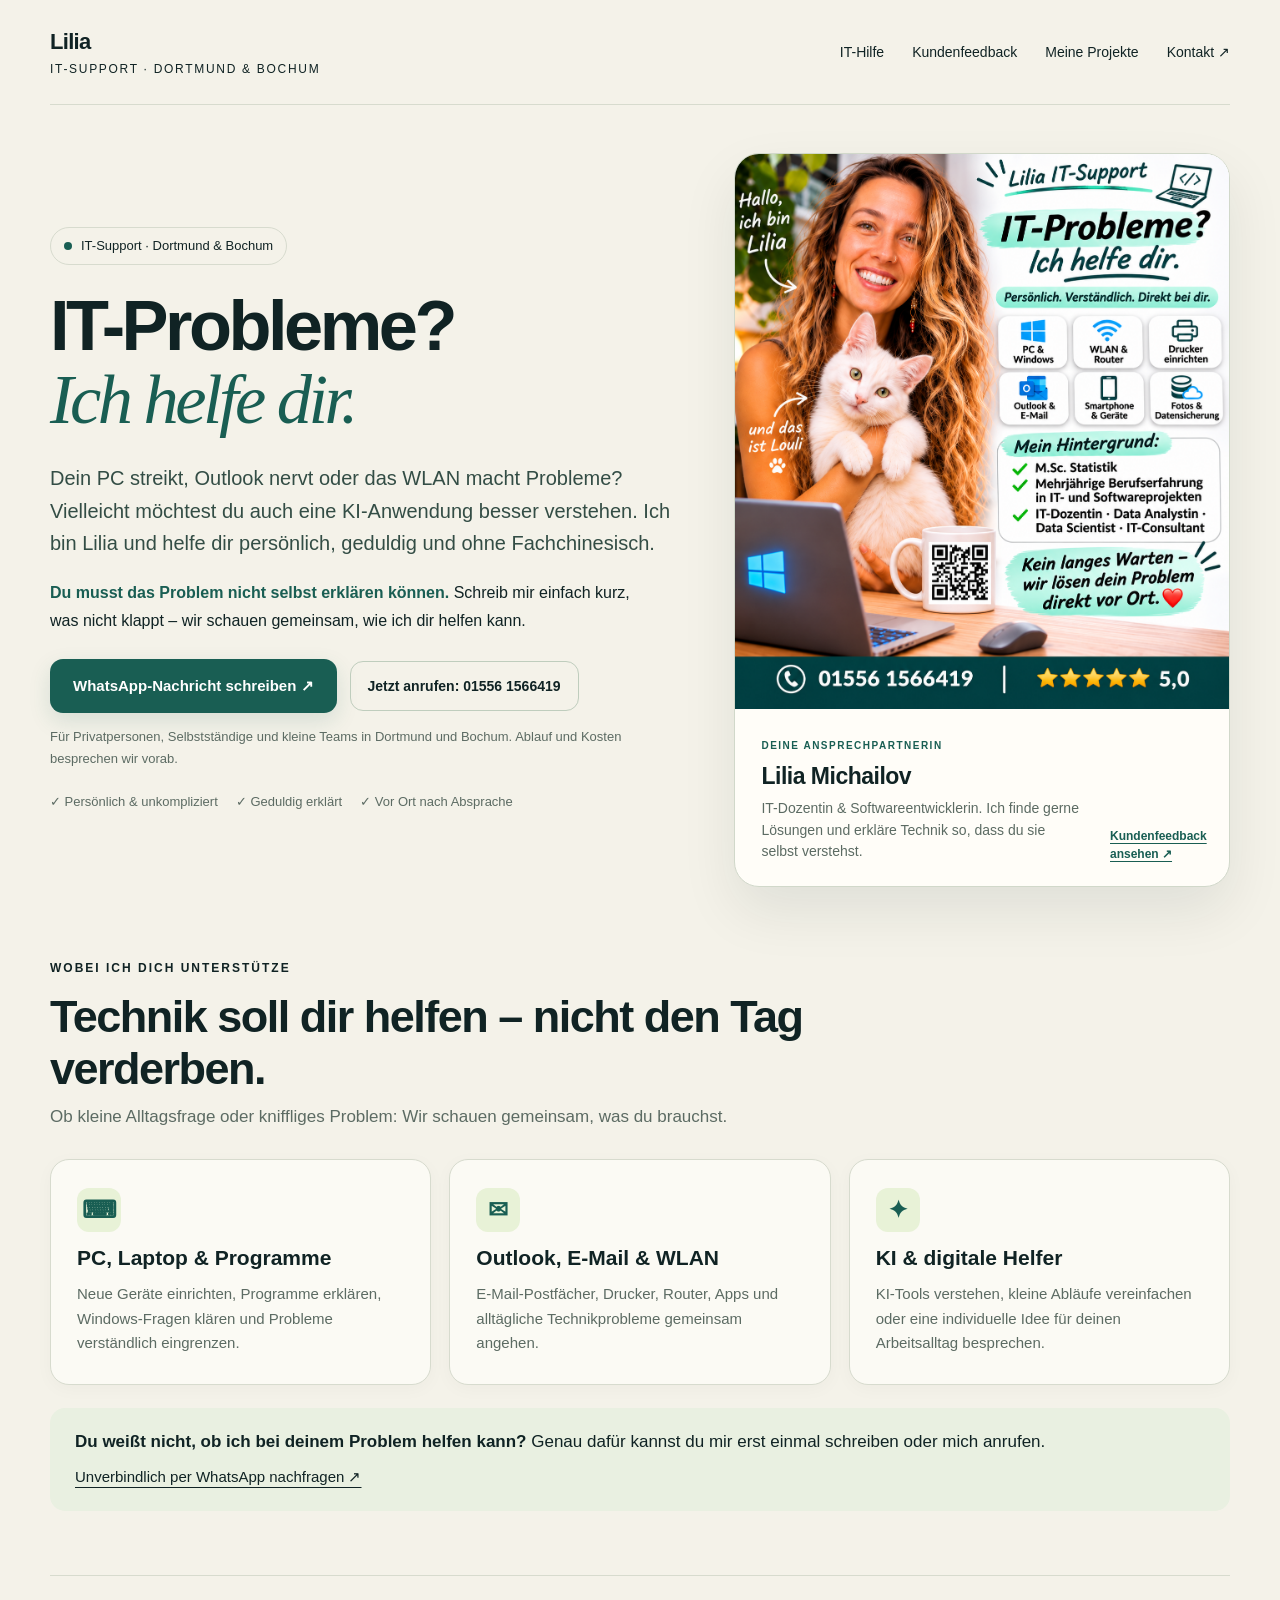
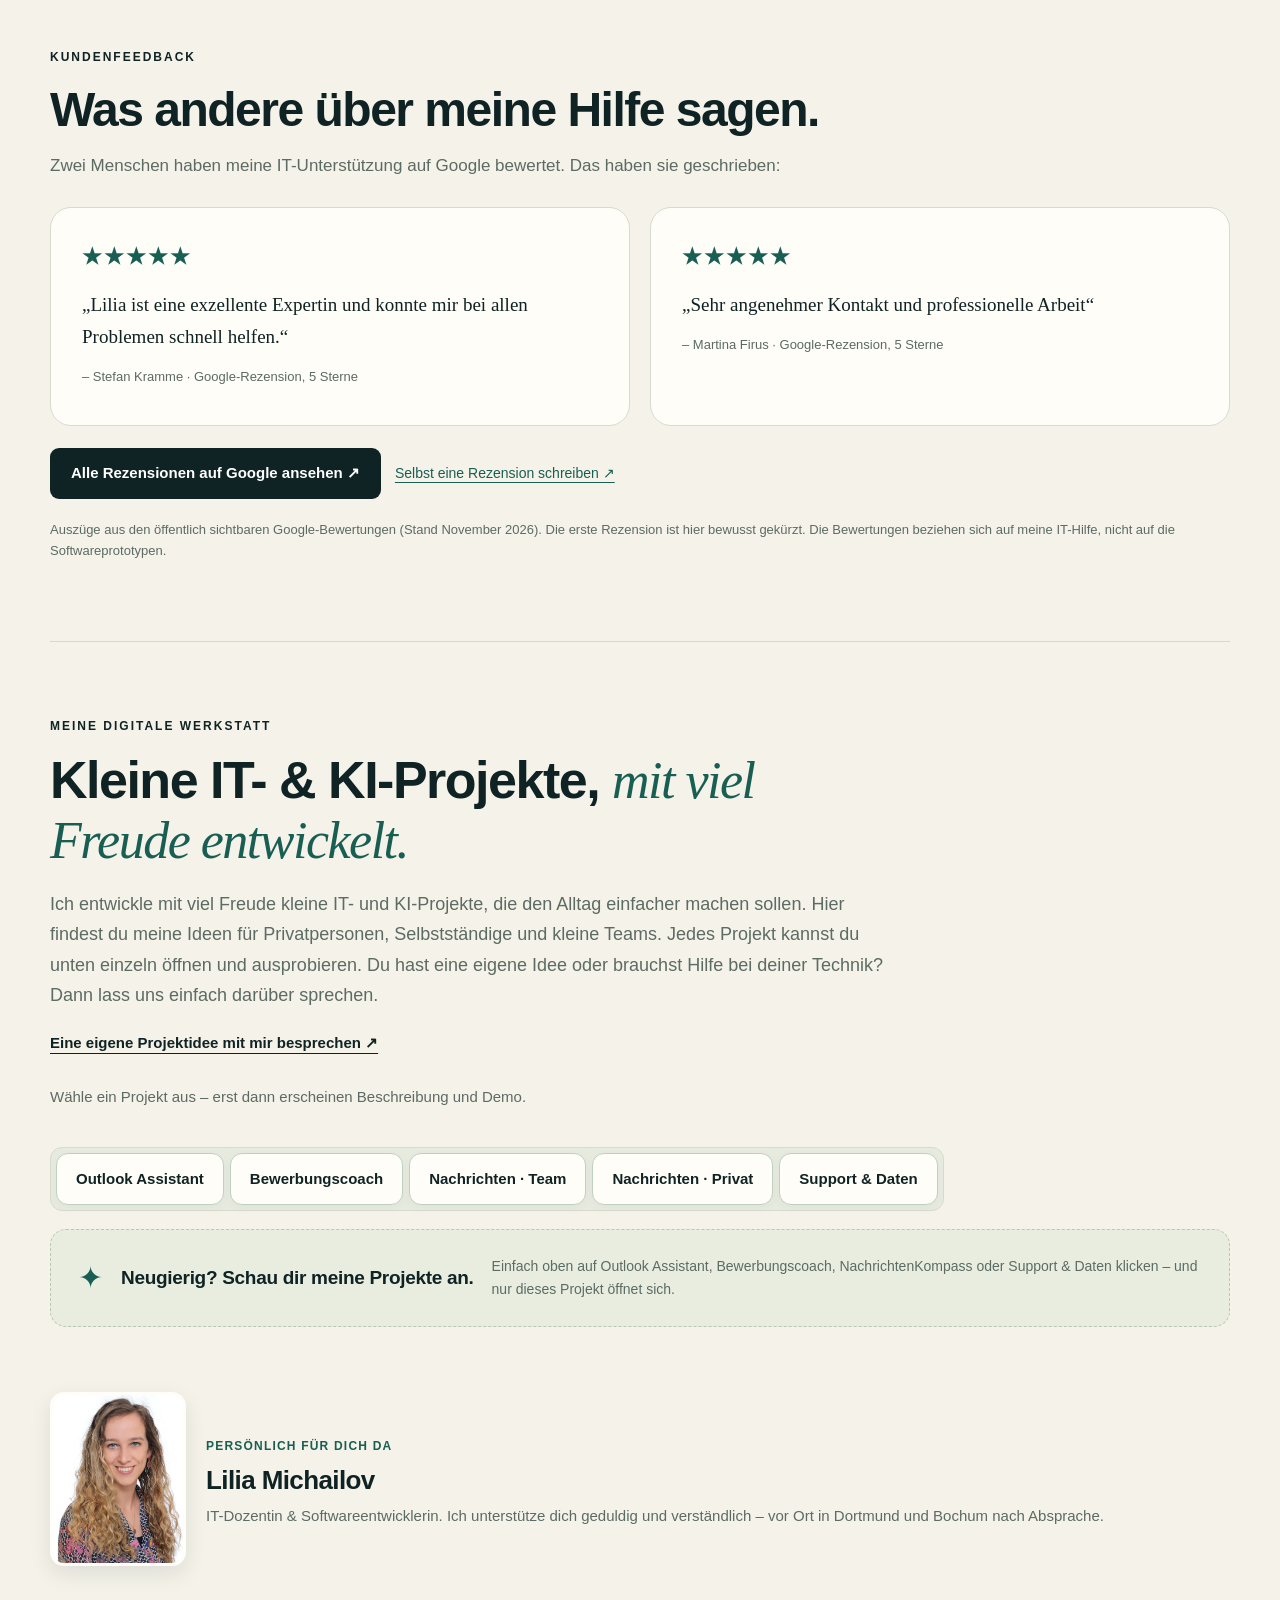
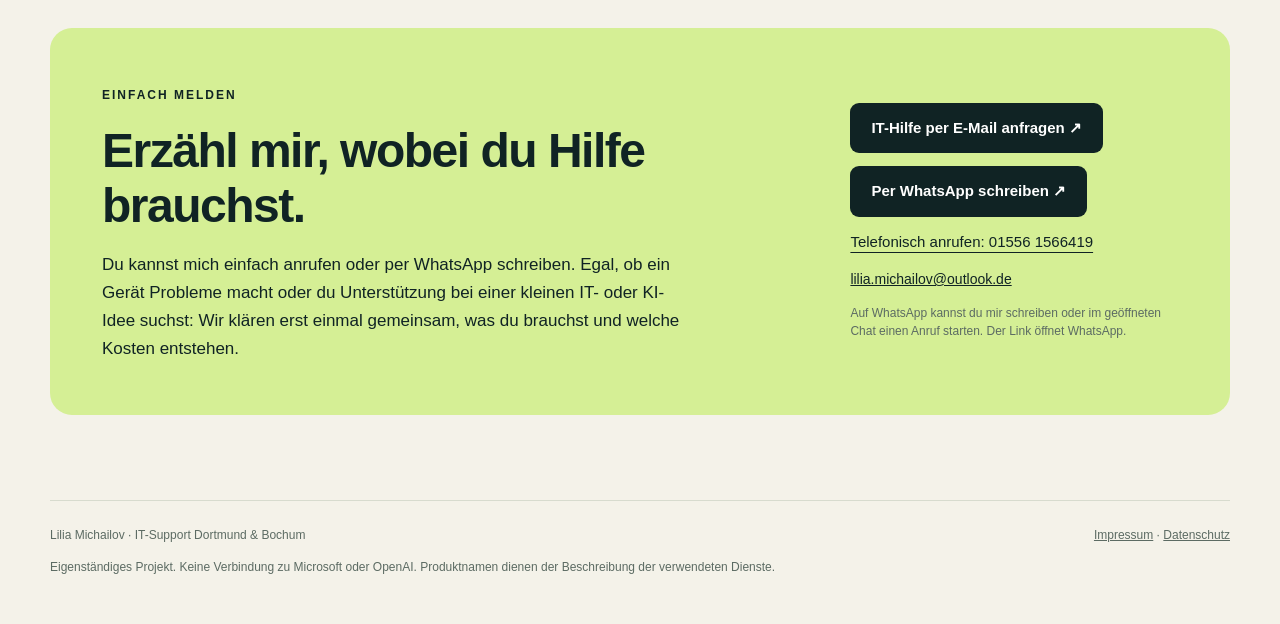
<file: index.html>
<!doctype html>
<html lang="de">
<head>
<meta charset="utf-8"/><meta content="connect-src 'none'; object-src 'none'; base-uri 'none'; form-action 'none'" http-equiv="Content-Security-Policy"/><meta content="width=device-width,initial-scale=1" name="viewport"/>
<meta content="Persönliche IT-Hilfe in Dortmund und Bochum: Lilia unterstützt bei PC, Smartphone, Outlook, WLAN und Fragen zu KI. Einfach anrufen oder per WhatsApp schreiben." name="description"/>
<meta content="#102324" name="theme-color"/><link href="https://lmichailov.github.io/it-support/" rel="canonical"/>
<meta content="website" property="og:type"/>
<meta content="PC-Hilfe &amp; IT-Support in Dortmund und Bochum | Lilia Michailov" property="og:title"/>
<meta content="IT-Probleme? Lilia hilft dir persönlich bei PC, Smartphone, Outlook, WLAN und KI in Dortmund und Bochum. Ruf an oder schreibe per WhatsApp." property="og:description"/>
<meta content="https://lmichailov.github.io/it-support/pictures/Lilia%20IT-Support_%20Hilfe%20vor%20Ort%20%281%29.png" property="og:image"/>
<meta content="Lilia – persönliche IT-Hilfe in Dortmund und Bochum" property="og:image:alt"/>
<title>PC-Hilfe &amp; IT-Support Dortmund und Bochum | Lilia Michailov</title>
<style>
:root{--ink:#102324;--paper:#f4f2e9;--muted:#5c6b63;--line:#d7dbce;--accent:#d5ef95;--green:#195e53}*{box-sizing:border-box}html{scroll-behavior:smooth;scroll-padding-top:90px}body{margin:0;background:var(--paper);color:var(--ink);font-family:"Segoe UI",Arial,sans-serif;font-size:17px;line-height:1.65}a{color:inherit}button,a{-webkit-tap-highlight-color:transparent}a:focus-visible,video:focus-visible,summary:focus-visible{outline:3px solid #b36e28;outline-offset:5px}.wrap{width:min(1180px,calc(100% - 48px));margin:auto}nav{display:flex;justify-content:space-between;align-items:center;padding:24px 0;border-bottom:1px solid var(--line);gap:20px}.brand{text-decoration:none;font-weight:750;font-size:22px;letter-spacing:-.7px}.brand small{font-size:12px;display:block;letter-spacing:1.7px;font-weight:500;text-transform:uppercase}.navlinks{display:flex;gap:28px;font-size:14px}.navlinks a{text-decoration:none}.eyebrow{font-size:12px;font-weight:700;letter-spacing:2px;text-transform:uppercase}.pill{display:inline-flex;align-items:center;gap:9px;font-size:13px;border:1px solid var(--line);padding:7px 13px;border-radius:99px}.dot{width:8px;height:8px;background:var(--green);border-radius:50%}.hero{padding:85px 0 72px;display:grid;grid-template-columns:1.18fr 1fr;gap:68px;align-items:center}h1{font-size:clamp(44px,5.5vw,77px);line-height:1.05;letter-spacing:-3.5px;font-weight:650;margin:26px 0}h1 em{font-family:Georgia,serif;font-weight:400;color:var(--green)}.lead{max-width:570px;font-size:19px;color:var(--muted)}.actions{display:flex;flex-wrap:wrap;align-items:center;gap:22px;margin:29px 0}.button{display:inline-flex;text-decoration:none;background:var(--ink);color:white;border-radius:9px;padding:13px 21px;align-items:center;gap:18px;font-size:15px;font-weight:600}.button:hover{background:var(--green)}.textlink{text-underline-offset:5px;font-size:15px}.note{font-size:13px;color:var(--muted)}.preview{background:#e7ebdf;border-radius:24px;padding:27px;transform:rotate(1deg);position:relative}.window{background:#fffdf8;border:1px solid #d7dccd;box-shadow:0 20px 60px #10232418;border-radius:14px;overflow:hidden}.windowbar{background:#f1f2e9;padding:13px 17px;font-size:11px;color:var(--muted);display:flex;gap:6px;align-items:center}.windowbar i{height:7px;width:7px;border-radius:50%;background:#b8c8b4}.windowbar span{margin-left:auto}.mail{padding:25px;font-size:14px}.mail h3{font-size:20px;letter-spacing:-.4px}.mail p{line-height:1.8}.voice{background:#eaf1df;padding:15px 18px;border-radius:10px;font-size:14px}.voice small{display:block;color:var(--green);font-weight:700;font-size:10px;letter-spacing:1px;margin-bottom:5px}.stamp{margin:20px 0 0;font-size:12px;display:flex;justify-content:space-between;color:var(--muted)}.band{border-top:1px solid var(--line);border-bottom:1px solid var(--line);display:flex;justify-content:space-between;gap:18px;padding:18px 0;font-size:13px;color:var(--muted)}section{padding:85px 0}h2{font-size:clamp(31px,4vw,48px);line-height:1.15;letter-spacing:-1.5px;font-weight:600;margin:17px 0 24px}.sectionhead{display:flex;justify-content:space-between;gap:50px;align-items:end;margin-bottom:30px}.sectionhead p{color:var(--muted);max-width:380px}.video-shell{background:var(--ink);border-radius:20px;overflow:hidden;padding:12px}video{display:block;width:100%;aspect-ratio:16/9;border-radius:12px;background:var(--ink)}.video-meta{display:flex;flex-wrap:wrap;justify-content:space-between;gap:15px;font-size:13px;color:var(--muted);padding:15px 0}.steps{display:grid;grid-template-columns:repeat(3,1fr);gap:35px}.step{border-top:1px solid var(--line);padding-top:20px}.number{font-family:Georgia,serif;color:var(--green);font-size:35px}.step h3{font-size:21px;margin:12px 0}.step p{font-size:16px;color:var(--muted)}.privacy{background:var(--ink);color:var(--paper);border-radius:22px;padding:45px;display:grid;grid-template-columns:1fr 1fr;gap:60px}.privacy h2{margin-top:15px}.privacy p{color:#bdccc4}.privacy ul{margin:0;padding:0;list-style:none}.privacy li{padding:17px 0;border-bottom:1px solid #ffffff25}.privacy strong{color:var(--accent)}.about{display:grid;grid-template-columns:.65fr 1.4fr;gap:75px;align-items:start}.about p{color:var(--muted);font-size:20px}.contact{padding:52px;background:var(--accent);border-radius:22px;display:flex;align-items:center;justify-content:space-between;gap:40px}.contact h2{margin:0 0 12px}.contact p{max-width:580px;margin-bottom:0}.contact .button{white-space:nowrap}.pending{font-size:13px;max-width:270px}details{border-top:1px solid var(--line);padding:17px 0}summary{font-weight:600;cursor:pointer}details p{max-width:850px;color:var(--muted)}footer{border-top:1px solid var(--line);padding:25px 0 35px;font-size:12px;color:var(--muted)}.footerline{display:flex;justify-content:space-between;gap:20px}.draftnotice{padding:10px 20px;text-align:center;font-size:12px;background:#ead8bd;color:#61411f}@media(max-width:800px){.hero{grid-template-columns:1fr;gap:35px;padding:48px 0}.preview{transform:none}.sectionhead,.contact{display:block}.steps{grid-template-columns:1fr;gap:24px}.privacy,.about{grid-template-columns:1fr;gap:20px}.privacy,.contact{padding:27px}section{padding:55px 0}.contact .button{margin-top:25px}.band{flex-wrap:wrap;justify-content:start;column-gap:25px}.navlinks{gap:16px}h1{letter-spacing:-2px}.sectionhead p{max-width:none}.footerline{flex-direction:column}}@media(prefers-reduced-motion:reduce){html{scroll-behavior:auto}}
.contact-links{display:flex;flex-direction:column;align-items:flex-start;gap:13px;min-width:0;flex:0 1 350px}.contact-links .button{margin:0}.contact-address{font-size:14px;overflow-wrap:anywhere}.contact-links .note{font-size:12px;line-height:1.5;margin:0}@media(max-width:800px){.contact-links{margin-top:25px}}

.benefit-grid{display:grid;grid-template-columns:1fr 1fr;gap:26px}.benefit{padding:30px;border:1px solid var(--line);border-radius:15px;background:#fbfaf4}.benefit h3{font-size:24px;line-height:1.3;letter-spacing:-.6px;margin:15px 0}.benefit p{font-size:16px;color:var(--muted)}.benefit .note{font-size:13px}.example{background:#eaf1df;padding:15px;border-radius:9px;color:var(--green)!important}.style-showcase{display:grid;grid-template-columns:1.15fr 1fr;gap:38px;align-items:start}.style-showcase figure{margin:0}.style-showcase img{display:block;width:100%;height:auto;border:1px solid var(--line);border-radius:13px}.style-showcase figcaption{font-size:12px;color:var(--muted);margin-top:10px;line-height:1.6}.style-explanation table{border-collapse:collapse;width:100%;font-size:14px}.style-explanation caption{text-align:left;font-size:18px;font-weight:650;margin-bottom:15px}.style-explanation th,.style-explanation td{border-bottom:1px solid var(--line);padding:15px 0;vertical-align:top;text-align:left}.style-explanation th{width:30%;padding-right:15px}.style-explanation td{color:var(--muted)}.style-explanation td strong{color:var(--ink)}.howto{list-style:none;counter-reset:workflow;display:grid;grid-template-columns:1fr 1fr;gap:30px;margin:0;padding:0}.howto li{counter-increment:workflow;display:flex;gap:20px;border-top:1px solid var(--line);padding-top:20px}.howto li:before{content:counter(workflow,decimal-leading-zero);font:30px Georgia,serif;color:var(--green)}.howto h3{font-size:20px;margin:0 0 8px;line-height:1.4}.howto p{font-size:15px;color:var(--muted);margin:0}.roadmap{margin-top:40px;background:#ece6d9;border-left:4px solid #a7793b;padding:25px 30px;border-radius:0 12px 12px 0}.roadmap h3{margin:8px 0;font-size:23px}.roadmap p{margin:0;font-size:15px;color:var(--muted)}.privacy p strong{color:var(--accent)}@media(max-width:800px){.benefit-grid,.style-showcase,.howto{grid-template-columns:1fr}.benefit{padding:24px}.navlinks{flex-wrap:wrap;justify-content:flex-end;font-size:12px;gap:10px 15px}.style-showcase{gap:25px}.style-explanation th{width:31%}.roadmap{padding:22px}}

.try-notice{background:#e8eddf;border:1px solid #ccd8ba;border-radius:12px;padding:20px 24px;margin-bottom:24px;font-size:15px}.try-grid{display:grid;grid-template-columns:1fr 1fr;gap:24px}.try-panel{background:#fffdf8;border:1px solid var(--line);padding:25px;border-radius:15px;min-width:0}.try-panel label{display:block}.try-panel label strong{display:block;font-size:21px;margin:8px 0}.try-panel textarea{display:block;width:100%;resize:vertical;min-height:170px;border:1px solid #bdc9bb;border-radius:9px;padding:15px;background:white;color:var(--ink);font:15px/1.65 "Segoe UI",Arial,sans-serif;white-space:pre-wrap}.try-panel textarea[readonly]{background:#f2f5eb}.try-panel textarea:focus-visible{outline:3px solid #94b65e;outline-offset:2px}.try-actions{display:flex;flex-wrap:wrap;gap:10px;margin-top:15px}.try-actions button{background:var(--green);color:white;border:0;border-radius:8px;padding:12px 15px;font:600 14px "Segoe UI",Arial,sans-serif;cursor:pointer}.try-actions button:disabled{opacity:.45;cursor:not-allowed}.try-actions .try-secondary{background:#e7ebdf;color:var(--ink)}.try-actions button:focus-visible{outline:3px solid #b36e28;outline-offset:3px}.try-status{padding:15px 20px;border-left:4px solid var(--green);background:#eaf1df;font-size:15px;overflow-wrap:anywhere}.try-count{font-size:14px;font-weight:650}.try-mapping{padding-left:20px;font-size:13px;overflow-wrap:anywhere}.try-mapping li{margin-bottom:12px}.try-mapping code{font-size:12px}.try-panel details{margin-top:16px}@media(max-width:800px){.try-grid{grid-template-columns:1fr}.try-panel{padding:20px}.try-notice{padding:18px}}

.reviews-panel{border:1px solid var(--line);border-radius:18px;padding:35px;display:grid;grid-template-columns:1.2fr 1fr;gap:40px;align-items:center}.reviews-panel h2{font-size:36px}.reviews-panel p{color:var(--muted)}.reviews-panel .button{white-space:normal}@media(max-width:800px){.reviews-panel{grid-template-columns:1fr;padding:25px;gap:15px}}

/* Startseite: persönliche IT-Hilfe für Kunden in Dortmund und Bochum */
.local-hero{padding:66px 0 42px;display:grid;grid-template-columns:1.1fr .9fr;gap:52px;align-items:center}
.local-hero h1{font-size:clamp(39px,5.1vw,69px);line-height:1.08;letter-spacing:-2.7px;margin:18px 0 22px}
.local-hero h1 em{font-family:Georgia,serif;font-weight:400;color:var(--green)}
.local-hero .lead{max-width:630px}
.local-hero .actions{margin-bottom:13px}
.local-proof{display:flex;flex-wrap:wrap;gap:10px 18px;font-size:14px;color:var(--muted);margin:22px 0 0}
.local-proof span{display:inline-flex;align-items:center;gap:7px}
.local-panel{background:#e7ebdf;padding:30px;border-radius:22px}
.local-panel h2{font-size:27px;letter-spacing:-.6px;margin:8px 0 15px}
.local-panel ul{margin:0;padding:0;list-style:none}
.local-panel li{border-top:1px solid #bfcfbc;padding:13px 0;font-size:16px}
.local-panel li strong{display:block}
.local-section{padding:35px 0 48px}
.local-section h2{margin-top:10px}
.local-grid{display:grid;grid-template-columns:repeat(3,minmax(0,1fr));gap:18px;margin-top:25px}
.local-card{background:#fbfaf4;border:1px solid var(--line);border-radius:15px;padding:25px}
.local-card h3{font-size:21px;line-height:1.35;margin:0 0 9px}
.local-card p{font-size:15px;color:var(--muted);margin:0}
.local-bottom{margin-top:23px;padding:22px 25px;background:#eaf1df;border-radius:12px}
.local-bottom p{margin:0 0 12px}
.project-intro{padding:60px 0 28px;border-top:1px solid var(--line)}
.project-intro h2{margin:12px 0}
.project-intro p{max-width:730px;color:var(--muted)}
@media(max-width:800px){.local-hero{grid-template-columns:1fr;gap:24px;padding:45px 0 25px}.local-hero h1{letter-spacing:-1.7px}.local-panel{padding:24px}.local-grid{grid-template-columns:1fr}.local-section{padding:25px 0 42px}.project-intro{padding:45px 0 20px}}

/* Persönliches Profilfoto neben dem lokalen Support-Angebot */
.local-profile{display:grid;grid-template-columns:136px minmax(0,1fr);gap:20px;align-items:center;margin:0 0 27px}
.local-profile-photo{display:block;width:136px;height:174px;object-fit:cover;object-position:center 27%;border-radius:14px;border:3px solid #fffdf8;box-shadow:0 8px 22px #10232418;background:#fff}
.local-profile-text .eyebrow{color:var(--green);letter-spacing:1.2px}
.local-profile-name{font-size:26px;line-height:1.15;letter-spacing:-.6px;font-weight:650;margin:7px 0 9px}
.local-profile-text p{color:var(--muted);font-size:15px;line-height:1.55;margin:0}
@media(max-width:460px){.local-profile{grid-template-columns:104px minmax(0,1fr);gap:15px}.local-profile-photo{width:104px;height:140px}.local-profile-name{font-size:22px}.local-profile-text p{font-size:14px}}

/* November 2026 – persoenliche, conversion-orientierte Startseite */
.local-hero{grid-template-columns:minmax(0,1.12fr) minmax(330px,.88fr);gap:clamp(28px,4.2vw,62px);align-items:center;padding-top:48px;padding-bottom:46px}
.local-hero-copy{min-width:0}
.local-hero h1{font-size:clamp(46px,5.5vw,76px);letter-spacing:-3.5px;line-height:1.04;margin:24px 0 26px}
.local-hero .lead{font-size:20px;line-height:1.62;color:#334d45}
.local-hero-reassurance{font-size:16px;line-height:1.7;margin:19px 0 0;max-width:590px}
.local-hero-reassurance strong{color:var(--green)}
.local-actions{gap:13px;margin:25px 0 15px;align-items:center}
.local-whatsapp{background:#195e53;padding:15px 23px;border-radius:13px;box-shadow:0 8px 22px #195e5322}
.local-whatsapp:hover,.local-whatsapp:focus-visible{background:#104a41}
.local-call{display:inline-flex;align-items:center;min-height:50px;padding:12px 17px;border:1px solid #bfcdbd;border-radius:13px;text-decoration:none;font-weight:650;font-size:14px;color:var(--ink)}
.local-call:hover{border-color:var(--green);background:#eaf1df}
.local-proof{margin-top:22px;font-size:13px}
.local-portrait-card{overflow:hidden;border:1px solid #d1d8ca;border-radius:25px;background:#fffdf8;box-shadow:0 24px 55px #10232416;min-width:0}
.local-portrait-frame{height:auto;position:relative;overflow:hidden;background:#fff}
.local-portrait{width:100%;height:auto;object-fit:contain;object-position:center;display:block}
.portrait-sticker{position:absolute;left:18px;bottom:18px;background:#d5ef95;color:#102324;box-shadow:0 5px 22px #10232420;border-radius:30px;padding:8px 16px;font-size:14px;font-weight:750;transform:rotate(-2deg)}
.local-portrait-footer{padding:21px 26px 23px;display:flex;justify-content:space-between;gap:18px;align-items:flex-end}
.local-portrait-footer .eyebrow{color:var(--green);font-size:10px;letter-spacing:1.5px}
.local-portrait-footer strong{display:block;font-size:23px;letter-spacing:-.5px;line-height:1.3;margin:4px 0 6px}
.local-portrait-footer p{font-size:14px;line-height:1.55;color:var(--muted);margin:0;max-width:320px}
.portrait-review-link{font-size:12px;line-height:1.5;min-width:93px;flex:0 0 93px;color:var(--green);font-weight:650;text-underline-offset:3px}
.local-section{padding-top:20px;padding-bottom:64px}
.local-section h2{font-size:clamp(30px,3.9vw,45px);max-width:790px;margin:10px 0 8px}
.local-section-lead{margin:0;color:var(--muted);font-size:17px}
.local-grid{margin-top:28px}
.local-card{padding:28px 26px;border-radius:19px;box-shadow:0 4px 18px #10232408}
.local-card h3{margin:12px 0 10px}
.local-card-icon{display:grid;place-items:center;width:44px;height:44px;background:#e8f2d7;color:#195e53;border-radius:12px;font-size:24px;font-weight:700}
.local-bottom{background:#e9f0e1;margin-top:23px;border-radius:15px;padding:20px 25px}
.local-bottom p{margin-bottom:7px}
.local-reviews{padding:66px 0;border-top:1px solid var(--line);border-bottom:1px solid var(--line)}
.local-reviews-header{max-width:800px;margin-bottom:27px}
.local-reviews-header h2{margin:12px 0 14px}
.local-reviews-header p{color:var(--muted);font-size:17px;margin:0}
.local-reviews-cards{display:grid;grid-template-columns:1fr 1fr;gap:20px}
.local-review-box{border:1px solid #d7dbce;border-radius:21px;background:#fffdf8;padding:31px;display:flex;flex-direction:column;align-items:flex-start;gap:13px}
.local-review-box-accent{background:#e9f0e1}
.local-review-symbol{font-weight:700;color:#195e53;font-size:22px;letter-spacing:2px}
.local-review-box h3{margin:0;font-size:23px;line-height:1.3;letter-spacing:-.5px}
.local-review-box p{margin:0 0 6px;font-size:16px;color:#405b51;line-height:1.6;flex:1}
.local-review-box .button{font-size:14px;padding:12px 16px}
.review-actions{display:flex;align-items:flex-start;flex-direction:column;gap:12px}
.review-actions .textlink{font-size:14px}
.local-reviews>.note{margin-top:20px}
.project-intro{border-top:0;padding-top:69px}
.project-intro h2{font-size:clamp(32px,4.5vw,52px);max-width:760px}
.project-intro h2 em{font:400 italic 1em Georgia,serif;color:var(--green)}
.project-intro p{font-size:18px;line-height:1.7;max-width:850px}
.project-intro .textlink{font-weight:600}
@media(max-width:1000px){.local-hero{grid-template-columns:minmax(0,1fr) minmax(295px,.85fr);gap:27px}.local-call{font-size:13px}.local-portrait-footer{display:block}.portrait-review-link{display:inline-block;margin-top:10px}.local-hero h1{font-size:clamp(43px,5.4vw,63px)}}
@media(max-width:800px){.local-hero{grid-template-columns:1fr;gap:25px;padding-top:40px}.local-hero h1{font-size:clamp(43px,9vw,65px)}.local-portrait-card{max-width:560px;width:100%;margin:auto}.local-portrait-frame{height:auto}.local-portrait-footer{display:flex}.local-reviews-cards{grid-template-columns:1fr}.local-reviews{padding:45px 0}.project-intro{padding-top:52px}.local-section{padding-bottom:45px}}
@media(max-width:480px){.local-hero h1{letter-spacing:-2px}.local-hero .lead{font-size:18px}.local-actions{align-items:stretch;flex-direction:column}.local-actions>*{text-align:center;justify-content:center;width:100%}.local-portrait-frame{height:auto}.local-portrait-footer{display:block;padding:20px}.local-review-box{padding:25px}.local-review-box .button{white-space:normal}.portrait-sticker{font-size:12px}}


/* Projektübersicht: alle Demos bleiben bis zum Klick geschlossen. */
[data-project-panel][hidden]{display:none !important}
.product-switcher{margin-top:12px;margin-bottom:12px}
.project-choice-hint{font-size:15px;color:var(--muted);margin:0 auto 13px}
.product-switcher [role="tablist"]{display:flex;flex-wrap:wrap;gap:10px}
.product-switcher [role="tablist"] > button[role="tab"]{display:inline-flex;align-items:center;justify-content:center;border:1px solid #bfd0c0;background:#fffdf8;color:var(--ink);border-radius:12px;padding:15px 19px;min-height:52px;min-width:142px;font:650 15px/1.35 "Segoe UI",Arial,sans-serif;letter-spacing:0;text-align:center;box-shadow:0 3px 11px #10232408}
.product-switcher [role="tab"]{cursor:pointer;transition:background .15s,color .15s,border-color .15s,transform .15s}
.product-switcher [role="tab"]:hover{transform:translateY(-2px)}
.product-switcher [role="tablist"] > button[role="tab"][aria-selected="true"]{background:var(--ink);color:white;border-color:var(--ink)}
.product-switcher [role="tab"]:focus-visible,.project-back:focus-visible{outline:3px solid #b36e28;outline-offset:3px}
.project-placeholder{padding:6px 0 65px}
.project-placeholder[hidden]{display:none !important}
.project-placeholder-inner{background:#e8ede0;border:1px dashed #b8c8b4;border-radius:16px;padding:25px 27px;display:flex;align-items:center;gap:18px;flex-wrap:wrap}
.project-placeholder-icon{font-size:30px;color:var(--green);line-height:1}
.project-placeholder h3{font-size:19px;letter-spacing:-.3px;margin:0}
.project-placeholder p{color:var(--muted);font-size:14px;margin:0;flex:1 1 280px}
.project-detail-toolbar{padding-top:22px !important;padding-bottom:0 !important}
.project-back{font:600 14px "Segoe UI",Arial,sans-serif;color:var(--green);background:transparent;border:1px solid var(--line);border-radius:99px;padding:10px 16px;cursor:pointer}
.project-back:hover{background:#e8ede0;border-color:#9bafa0}
[data-project-panel]{border-top:1px solid var(--line);margin-top:28px}
[data-project-panel] > .wrap:first-child:not(.project-detail-toolbar){padding-top:20px}
.local-reviews-cards{grid-template-columns:repeat(2,minmax(0,1fr))}
.local-review-quote{gap:9px}
.local-review-quote blockquote{margin:5px 0;line-height:1.7;font-size:19px;font-family:Georgia,serif;color:var(--ink)}
.local-review-attribution{font-size:13px!important;color:var(--muted)!important;margin-top:auto!important}
.review-action-links{display:flex;flex-wrap:wrap;align-items:center;gap:14px;margin-top:22px}
.review-secondary{font-size:14px;color:var(--green);text-underline-offset:4px}
@media(max-width:800px){.local-reviews-cards{grid-template-columns:1fr}}
@media(max-width:600px){.product-switcher [role="tablist"]{display:grid;grid-template-columns:1fr 1fr;gap:9px}.product-switcher [role="tab"]{font-size:13px;min-height:48px}.project-placeholder-inner{display:block}.project-placeholder p{margin-top:9px}.project-placeholder-icon{display:block;margin-bottom:8px}}
@media(max-width:390px){.product-switcher [role="tablist"]{grid-template-columns:1fr}}
@media(prefers-reduced-motion:reduce){.product-switcher [role="tab"]{transition:none}}
</style>
<link href="assets/product-tabs.css" rel="stylesheet"/>
<link href="assets/support-demo.css" rel="stylesheet"/>
<script defer="" src="assets/support-demo.js"></script>
<link href="assets/nachrichten-demo.css" rel="stylesheet"/>
<script defer="" src="assets/nachrichten-demo.js"></script>

<script type="application/ld+json">
{
  "@context": "https://schema.org",
  "@type": "ProfessionalService",
  "image": "https://lmichailov.github.io/it-support/pictures/Profilbild.jpg",
  "name": "Lilia IT-Support",
  "description": "Persönliche IT-Hilfe für Privatkunden sowie kleine digitale Lösungen in Dortmund und Bochum.",
  "url": "https://lmichailov.github.io/it-support/",
  "telephone": "+49 1556 1566419",
  "email": "lilia.michailov@outlook.de",
  "areaServed": [
    {"@type": "City", "name": "Dortmund"},
    {"@type": "City", "name": "Bochum"}
  ],
  "sameAs": ["https://maps.app.goo.gl/HiJghJKSwsqeXdnZ7"]
}
</script>
<noscript><style>[data-project-panel][hidden]{display:block !important}[data-project-panel] .project-detail-toolbar{display:none}.project-placeholder{display:none}</style></noscript></head>
<body>
<header class="wrap"><nav aria-label="Hauptnavigation"><a class="brand" href="#">Lilia<small>IT-Support · Dortmund &amp; Bochum</small></a><div class="navlinks"><a href="#leistungen">IT-Hilfe</a><a href="#bewertungen">Kundenfeedback</a><a href="#projekte">Meine Projekte</a><a href="#kontakt">Kontakt ↗</a></div></nav></header>
<main>
<section aria-labelledby="lokaler-titel" class="wrap local-hero">
<div class="local-hero-copy">
<span class="pill"><span class="dot"></span> IT-Support · Dortmund &amp; Bochum</span>
<h1 id="lokaler-titel">IT-Probleme?<br/><em>Ich helfe dir.</em></h1>
<p class="lead">Dein PC streikt, Outlook nervt oder das WLAN macht Probleme? Vielleicht möchtest du auch eine KI-Anwendung besser verstehen. Ich bin Lilia und helfe dir persönlich, geduldig und ohne Fachchinesisch.</p>
<p class="local-hero-reassurance"><strong>Du musst das Problem nicht selbst erklären können.</strong> Schreib mir einfach kurz, was nicht klappt – wir schauen gemeinsam, wie ich dir helfen kann.</p>
<div class="actions local-actions">
<a aria-label="Lilia per WhatsApp eine Nachricht schreiben" class="button local-whatsapp" href="https://wa.me/4915561566419?text=Hallo%20Lilia%2C%20ich%20brauche%20Unterst%C3%BCtzung%20bei%20einem%20IT-Problem.%20Es%20geht%20um%3A%20" rel="noopener noreferrer" target="_blank">WhatsApp-Nachricht schreiben ↗</a>
<a aria-label="Lilia unter 01556 1566419 anrufen" class="local-call" href="tel:+4915561566419">Jetzt anrufen: 01556 1566419</a>
</div>
<p class="note">Für Privatpersonen, Selbstständige und kleine Teams in Dortmund und Bochum. Ablauf und Kosten besprechen wir vorab.</p>
<div aria-label="Deine Vorteile" class="local-proof"><span>✓ Persönlich &amp; unkompliziert</span><span>✓ Geduldig erklärt</span><span>✓ Vor Ort nach Absprache</span></div>
</div>
<aside aria-label="Lilia – deine Ansprechpartnerin" class="local-portrait-card">
<div class="local-portrait-frame">
<img alt="Lilia IT-Support: Lilia mit ihrer Katze Louli und einer Übersicht der IT-Hilfe vor Ort" class="local-portrait" decoding="async" fetchpriority="high" height="1330" src="pictures/Lilia%20IT-Support_%20Hilfe%20vor%20Ort%20%281%29.png" width="1183"/>
</div>
<div class="local-portrait-footer">
<div><span class="eyebrow">Deine Ansprechpartnerin</span><strong>Lilia Michailov</strong><p>IT-Dozentin &amp; Softwareentwicklerin. Ich finde gerne Lösungen und erkläre Technik so, dass du sie selbst verstehst.</p></div>
<a class="portrait-review-link" href="#bewertungen">Kundenfeedback ansehen ↗</a>
</div>
</aside>
</section>
<section aria-labelledby="leistungen-titel" class="wrap local-section" id="leistungen">
<span class="eyebrow">Wobei ich dich unterstütze</span>
<h2 id="leistungen-titel">Technik soll dir helfen – nicht den Tag verderben.</h2>
<p class="local-section-lead">Ob kleine Alltagsfrage oder kniffliges Problem: Wir schauen gemeinsam, was du brauchst.</p>
<div class="local-grid">
<article class="local-card"><span aria-hidden="true" class="local-card-icon">⌨</span><h3>PC, Laptop &amp; Programme</h3><p>Neue Geräte einrichten, Programme erklären, Windows-Fragen klären und Probleme verständlich eingrenzen.</p></article>
<article class="local-card"><span aria-hidden="true" class="local-card-icon">✉</span><h3>Outlook, E-Mail &amp; WLAN</h3><p>E-Mail-Postfächer, Drucker, Router, Apps und alltägliche Technikprobleme gemeinsam angehen.</p></article>
<article class="local-card"><span aria-hidden="true" class="local-card-icon">✦</span><h3>KI &amp; digitale Helfer</h3><p>KI-Tools verstehen, kleine Abläufe vereinfachen oder eine individuelle Idee für deinen Arbeitsalltag besprechen.</p></article>
</div>
<div class="local-bottom"><p><strong>Du weißt nicht, ob ich bei deinem Problem helfen kann?</strong> Genau dafür kannst du mir erst einmal schreiben oder mich anrufen.</p><a class="textlink" href="https://wa.me/4915561566419?text=Hallo%20Lilia%2C%20ich%20brauche%20Unterst%C3%BCtzung%20bei%20einem%20IT-Problem.%20Es%20geht%20um%3A%20" rel="noopener noreferrer" target="_blank">Unverbindlich per WhatsApp nachfragen ↗</a></div>
</section>
<section aria-labelledby="bewertungen-titel" class="wrap local-reviews" id="bewertungen">
<div class="local-reviews-header"><span class="eyebrow">Kundenfeedback</span><h2 id="bewertungen-titel">Was andere über meine Hilfe sagen.</h2><p>Zwei Menschen haben meine IT-Unterstützung auf Google bewertet. Das haben sie geschrieben:</p></div>
<div class="local-reviews-cards"><article class="local-review-box local-review-quote"><span aria-label="5 von 5 Sternen" class="local-review-symbol">★★★★★</span><blockquote>„Lilia ist eine exzellente Expertin und konnte mir bei allen Problemen schnell helfen.“</blockquote><p class="local-review-attribution">– Stefan Kramme · Google-Rezension, 5 Sterne</p></article><article class="local-review-box local-review-quote"><span aria-label="5 von 5 Sternen" class="local-review-symbol">★★★★★</span><blockquote>„Sehr angenehmer Kontakt und professionelle Arbeit“</blockquote><p class="local-review-attribution">– Martina Firus · Google-Rezension, 5 Sterne</p></article></div><div class="review-action-links"><a class="button" href="https://maps.app.goo.gl/HiJghJKSwsqeXdnZ7" rel="noopener noreferrer" target="_blank">Alle Rezensionen auf Google ansehen ↗</a><a class="review-secondary" href="https://maps.app.goo.gl/HiJghJKSwsqeXdnZ7" rel="noopener noreferrer" target="_blank">Selbst eine Rezension schreiben ↗</a></div>
<p class="note">Auszüge aus den öffentlich sichtbaren Google-Bewertungen (Stand November 2026). Die erste Rezension ist hier bewusst gekürzt. Die Bewertungen beziehen sich auf meine IT-Hilfe, nicht auf die Softwareprototypen.</p>
</section>
<section aria-labelledby="projekte-titel" class="wrap project-intro" id="projekte">
<span class="eyebrow">Meine digitale Werkstatt</span>
<h2 id="projekte-titel">Kleine IT- &amp; KI-Projekte, <em>mit viel Freude entwickelt.</em></h2>
<p>Ich entwickle mit viel Freude kleine IT- und KI-Projekte, die den Alltag einfacher machen sollen. Hier findest du meine Ideen für Privatpersonen, Selbstständige und kleine Teams. Jedes Projekt kannst du unten einzeln öffnen und ausprobieren. Du hast eine eigene Idee oder brauchst Hilfe bei deiner Technik? Dann lass uns einfach darüber sprechen.</p>
<a class="textlink" href="mailto:lilia.michailov@outlook.de?subject=Idee%20f%C3%BCr%20ein%20IT-Projekt">Eine eigene Projektidee mit mir besprechen ↗</a>
</section>
<p class="wrap project-choice-hint" id="projekt-hinweis">Wähle ein Projekt aus – erst dann erscheinen Beschreibung und Demo.</p><div aria-label="Meine Projekte auswählen" class="wrap product-switcher" id="projekt-auswahl"><div aria-describedby="projekt-hinweis" aria-label="Projekt auswählen – Details erscheinen erst nach einem Klick" role="tablist">
<button aria-controls="product-outlook" aria-expanded="false" aria-selected="false" id="tab-outlook" role="tab" title="Projekt ansehen: Outlook Assistant" type="button">Outlook Assistant</button>
<button aria-controls="product-bewerbungscoach" aria-expanded="false" aria-selected="false" id="tab-bewerbungscoach" role="tab" title="Projekt ansehen: Bewerbungscoach" type="button">Bewerbungscoach</button>
<button aria-controls="product-team" aria-expanded="false" aria-selected="false" id="tab-team" role="tab" title="Projekt ansehen: Nachrichten · Team" type="button">Nachrichten · Team</button>
<button aria-controls="product-privat" aria-expanded="false" aria-selected="false" id="tab-privat" role="tab" title="Projekt ansehen: Nachrichten · Privat" type="button">Nachrichten · Privat</button>
<button aria-controls="product-support" aria-expanded="false" aria-selected="false" id="tab-support" role="tab" title="Projekt ansehen: Support &amp; Daten" type="button">Support &amp; Daten</button>
</div></div><div aria-live="polite" class="wrap project-placeholder" id="project-placeholder" role="status"><div class="project-placeholder-inner"><span aria-hidden="true" class="project-placeholder-icon">✦</span><h3>Neugierig? Schau dir meine Projekte an.</h3><p>Einfach oben auf Outlook Assistant, Bewerbungscoach, NachrichtenKompass oder Support &amp; Daten klicken – und nur dieses Projekt öffnet sich.</p></div></div>
<div aria-hidden="true" aria-labelledby="tab-outlook" data-project-panel="" hidden="" id="product-outlook" role="tabpanel"><div class="wrap project-detail-toolbar"><button class="project-back" data-close-project="" type="button">← Zurück zur Projektübersicht</button></div>
<div class="wrap"><div class="hero"><div><span class="pill"><span class="dot"></span> Aus meiner digitalen Werkstatt</span><h1>E-Mails beantworten.<br/><em>Einfach aussprechen.</em></h1><p class="lead">Antwort diktieren statt selbst ausformulieren: Öffne deine E-Mail in Outlook, sprich deine Wünsche ein und lass dir einen passenden Entwurf erstellen. Du bestimmst den Stil, prüfst die Daten und entscheidest, was du übernimmst.</p><div class="actions"><a class="button" href="#kontakt">Vorführung anfragen <span>↗</span></a><a class="textlink" href="#ausprobieren">Kostenlos selbst ausprobieren ↓</a></div><p class="note">Für Windows und das neue Outlook · aktuell in Entwicklung</p></div><div aria-label="Illustratives Beispiel mit erfundenen Daten" class="preview"><div class="window"><div class="windowbar"><i></i><i></i><i></i><span>DEIN E-MAIL-ENTWURF</span></div><div class="mail"><span class="eyebrow">So könnte deine Antwort aussehen</span><h3>Ein Termin? Schon formuliert.</h3><p>Guten Tag Erika Beispiel,</p><p>vielen Dank für die Einladung. Den Termin am Freitag um 10 Uhr nehme ich gerne wahr.</p><p>Mit freundlichen Grüßen<br/>Lilia</p><div class="voice"><small>DEINE GESPROCHENE ANWEISUNG</small>„Bitte freundlich zusagen und mich für die Einladung bedanken.“</div></div></div><div class="stamp"><span>Illustration · keine Kundendaten</span><span>Du behältst das letzte Wort.</span></div></div></div><div class="band"><span>01   E-Mail einlesen</span><span>02   Antwort diktieren</span><span>03   Daten prüfen</span><span>04   Entwurf übernehmen</span></div></div>
<section class="wrap" id="ausprobieren" style="padding-top:0">
<div class="sectionhead"><div><span class="eyebrow">Kostenlos · ohne Anmeldung · ohne KI-Tokens</span><h2>Probier das<br/>Unkenntlichmachen aus.</h2></div><p>Markiere mehrere Stellen nacheinander und sieh, wie Platzhalter und lokale Rückübersetzung funktionieren. Du brauchst keine Installation.</p></div>
<div class="try-notice"><strong>Nur eine lokale Funktionsdemo – keine echte KI.</strong> Der Demo-Code sendet deine Eingaben nicht. Er hat keinen OpenAI-Zugang und speichert nichts in Cookies oder im Browser-Speicher. Bitte trotzdem nur erfundene Daten verwenden. Kein Outlook-Zugriff, keine Mikrofonaufnahme und keine automatische Erkennung vertraulicher Inhalte in dieser Demo.</div>
<noscript><p class="try-notice">Zum Ausprobieren muss JavaScript aktiviert sein. Die übrige Seite und die Videos funktionieren weiterhin ohne JavaScript.</p></noscript>
<div class="try-grid">
<div class="try-panel"><label for="try-source"><span class="eyebrow">1 / Ausgangstext</span><strong>Hier selbst markieren</strong></label><p class="note">Ziehe mit der Maus über einen Namen, die Kundennummer oder die Test-IBAN. Auf dem Handy: Text lange berühren und auswählen.</p><textarea aria-describedby="try-status" autocapitalize="off" autocomplete="off" id="try-source" maxlength="12000" rows="11" spellcheck="false"></textarea><div class="try-actions"><button id="try-mask" type="button">Markierung schützen</button><button class="try-secondary" id="try-reset" type="button">Demo zurücksetzen</button></div><p class="note">Danach kannst du die nächste Stelle markieren. Alle identischen Vorkommen werden gemeinsam ersetzt. Wenn du den Ausgangstext bearbeitest, beginnen die Markierungen neu.</p></div>
<div class="try-panel"><label for="try-protected"><span class="eyebrow">2 / Geschützter Text</span><strong>So sähe der vorbereitete Text aus</strong></label><p class="note">Dieser Text wird in der Demo <strong>nicht</strong> übertragen. Die Originale bleiben in einer lokalen Zuordnung.</p><textarea aria-label="Geschützter Text mit Platzhaltern" id="try-protected" readonly="" rows="11"></textarea><p class="try-count" id="try-count">Noch keine Markierung</p><details><summary>Lokale Zuordnung ansehen</summary><ul class="try-mapping" id="try-mapping"></ul></details></div>
</div>
<p aria-live="polite" class="try-status" id="try-status" role="status">Die lokale Demo wird vorbereitet …</p>
<div class="try-grid">
<div class="try-panel"><label for="try-response"><span class="eyebrow">3 / Feste Vorlage – keine KI</span><strong>Platzhalter in einer Testantwort</strong></label><p class="note">Der Button erstellt nur einen festen Beispieltext. Du kannst darin auch einen Platzhalter verändern, um die Fehlermeldung zu testen.</p><textarea id="try-response" placeholder="Zuerst eine Stelle markieren, dann Testvorlage erstellen." rows="9" spellcheck="false"></textarea><div class="try-actions"><button disabled="" id="try-template" type="button">Testvorlage erstellen</button><button disabled="" id="try-restore" type="button">Lokal zurückübersetzen</button></div></div>
<div class="try-panel"><label for="try-restored"><span class="eyebrow">4 / Nur auf deinem Gerät</span><strong>Wiederhergestellter Beispieltext</strong></label><p class="note">Python erledigt das in der Windows-Anwendung. Hier übernimmt es JavaScript im Browser – ebenfalls ohne Sprachmodell.</p><textarea id="try-restored" placeholder="Hier erscheint die lokale Rückübersetzung." readonly="" rows="9"></textarea></div>
</div>
<p class="note">Dies ist keine vollständige kostenlose Version des Windows-Assistenten. Echte KI-Entwürfe benötigen dort OpenAI-Zugang und deine Freigabe. Die Markierung allein garantiert keine Anonymität: Unmarkierte Inhalte können weiterhin vertraulich sein. Zugangsdaten gehören nicht in eine reversible Zuordnung.</p>
</section>
<section class="wrap" id="demo"><div class="sectionhead"><div><span class="eyebrow">Die Idee in 30 Sekunden</span><h2>Weniger tippen.<br/>Mehr du selbst.</h2></div><p>Eine animierte Vorführung mit erfundenen Daten. Schau dir an, wie aus einer kurzen Anweisung ein E-Mail-Entwurf wird.</p></div><div class="video-shell"><video aria-label="Animierte Demo des E-Mail-Assistenten" controls="" playsinline="" poster="assets/poster-web.jpg" preload="metadata"><source src="assets/demo-web.mp4" type="video/mp4"/>Dein Browser kann das Video nicht abspielen. <a href="assets/demo-web.mp4">Video herunterladen</a>.</video></div><div class="video-meta"><span>Texteinblendungen · ohne Sprecher · direkt von dieser Website geladen</span><a download="" href="assets/demo-instagram.mp4">Hochkantvideo herunterladen ↗</a></div></section>
<section class="wrap" id="vorteile" style="padding-top:0">
<div class="sectionhead"><div><span class="eyebrow">Was dir der Assistent abnimmt</span><h2>Weniger formulieren.<br/>Mehr selbst entscheiden.</h2></div><p>Du musst keinen fertigen Text diktieren. Eine kurze Anweisung in deinen eigenen Worten genügt als Ausgangspunkt.</p></div>
<div class="benefit-grid">
<article class="benefit"><span class="eyebrow">Mit deiner Stimme</span><h3>Aufnahme starten. Einfach sprechen.</h3><p>Klicke auf „Aufnahme starten“, sprich deine Antwortidee ein und beende die Aufnahme. Die Spracherkennung wandelt sie lokal in Text um. Du kannst das Erkannte lesen und korrigieren.</p><p class="example">Zum Beispiel: „Bitte freundlich bedanken und sagen, dass Freitag um zehn passt.“</p></article>
<article class="benefit"><span class="eyebrow">Deine Postfächer in Outlook</span><h3>Auch E-Mails von anderen Anbietern.</h3><p>Deine Adresse muss nicht auf outlook.de enden. Der Assistent liest den geöffneten Nachrichtenbereich im <strong>neuen Outlook für Windows</strong> – auch bei einem dort eingebundenen IMAP-Konto, etwa von WEB.DE.</p><p class="note">IMAP ist eine Möglichkeit, ein Postfach eines anderen Anbieters in Outlook zu nutzen. Outlook.com und WEB.DE wurden ausprobiert. Weitere Konten und Nachrichtenlayouts müssen einzeln geprüft werden. Outlook im Browser wird damit nicht zugesagt.</p></article>
<article class="benefit"><span class="eyebrow">Kein Text von der Stange</span><h3>Für Freunde anders als für Geschäftskontakte.</h3><p>Du entscheidest zwischen Sie und Du, dem passenden Ton und der gewünschten Länge. Ergänze eigene Wünsche wie „kurz halten“ oder „besonders herzlich“. Die Beziehung zum Empfänger wählst du selbst – sie wird nicht automatisch erkannt.</p></article>
<article class="benefit"><span class="eyebrow">Du behältst die Kontrolle</span><h3>Ein Vorschlag. Kein automatischer Versand.</h3><p>Lies den Entwurf, ändere bei Bedarf einzelne Sätze und kopiere ihn nach Outlook. So kannst du Namen, Termine und Aussagen selbst kontrollieren, bevor du deine E-Mail abschickst.</p></article>
</div></section>
<section class="wrap" id="stil" style="padding-top:0">
<div class="sectionhead"><div><span class="eyebrow">Ein paar Klicks statt langer Vorgaben</span><h2>Deine Antwort.<br/>Dein Stil.</h2></div><p>Die Auswahlbuttons geben der KI deine Stilwünsche mit. Die fertige Antwort bleibt ein Entwurf zum Prüfen.</p></div>
<div class="style-showcase"><figure><a aria-label="Abbildung der Stil-Einstellungen vergrößern" href="assets/stil-einstellungen.png" rel="noopener" target="_blank"><img alt="Echte Auswahlbuttons: Ansprache Sie oder Du; Ton Sachlich, Freundlich oder Sehr herzlich; Smileys Keine, Dezent oder Mehr; Aufbau Kurzantwort oder Vollständige E-Mail. Darunter zusätzliche Wünsche, System-Prompt und lokale Signatur." decoding="async" height="1580" loading="lazy" src="assets/stil-einstellungen.png" width="2040"/></a><figcaption>Beispielansicht mit echten Bedienelementen und Testtexten. Zum Vergrößern anklicken. Die Abbildung auf der Website ist nicht die Anwendung.</figcaption></figure>
<div class="style-explanation"><table><caption>Was du einstellen kannst</caption><tbody>
<tr><th scope="row">Ansprache</th><td><strong>Sie · Du</strong><br/>Förmlich ansprechen oder duzen – passend zum Kontakt.</td></tr>
<tr><th scope="row">Ton</th><td><strong>Sachlich · Freundlich · Sehr herzlich</strong><br/>Von klar und professionell bis warm und persönlich.</td></tr>
<tr><th scope="row">Smileys</th><td><strong>Keine · Dezent · Mehr</strong><br/>Du bestimmst, ob und wie viele passende Smileys gewünscht sind.</td></tr>
<tr><th scope="row">Aufbau</th><td><strong>Kurzantwort · Vollständige E-Mail</strong><br/>Ein knapper Antworttext oder Anrede, Haupttext und Grußformel.</td></tr>
<tr><th scope="row">Zusätzliche Wünsche</th><td>Eigene Vorgaben eintippen, etwa „Bitte kurz halten und einen schönen Tag wünschen“.</td></tr>
<tr><th scope="row">System-Prompt</th><td>Die allgemeinen Schreibvorgaben selbst anpassen. Das ist die Grundanweisung für die Formulierung.</td></tr>
<tr><th scope="row">Signatur</th><td>Deinen Namen und deine Grußformel hinterlegen. Bei vollständigen E-Mails werden sie erst lokal an den Entwurf angefügt.</td></tr>
</tbody></table></div></div></section>
<div class="wrap"><aside class="privacy"><div><span class="eyebrow">Prüfen kommt vor Übertragen</span><h2>Vertrauliches<br/>selbst schützen.</h2><p>Du siehst die E-Mail, deine Anweisung und die Schreibvorgaben vor der Anfrage. Unnötige Signaturen oder alte Mailverläufe kannst du in dieser Vorschau entfernen.</p><p><strong>Keine vollständige Erkennung:</strong> Namen, vertrauliche Sachverhalte und andere Angaben können unbemerkt bleiben. Prüfe deshalb selbst, was übertragen werden darf.</p></div><ul>
<li><strong>1. Die Prüfung startet lokal.</strong><br/>Feste Muster suchen zum Beispiel nach IBANs, E-Mail-Adressen und Zugangsdaten. Erkannte Muster sperren zunächst das Senden.</li>
<li><strong>2. Du markierst, was unkenntlich werden soll.</strong><br/>Wähle einen Namen, eine Adresse oder einen ganzen Absatz aus. Die manuelle Funktion ersetzt identische Vorkommen durch nummerierte Platzhalter.</li>
<li><strong>3. Erst deine Freigabe erlaubt die KI-Anfrage.</strong><br/>Die geprüften Inhaltsfelder werden an OpenAI übertragen. Originale der manuell geschützten Stellen bleiben in einer lokalen Zuordnung im Arbeitsspeicher.</li>
<li><strong>4. Bekannte Platzhalter kommen lokal zurück.</strong><br/>Unveränderte, bekannte Platzhalter werden im Antwortentwurf zurückübersetzt. Zugangsdaten bleiben endgültig entfernt. Bei erkennbar beschädigten oder unbekannten Platzhaltern wird die automatische Wiederherstellung gesperrt.</li>
</ul></aside></div>
<section class="wrap" id="ablauf"><div class="sectionhead"><div><span class="eyebrow">Schritt für Schritt</span><h2>Vom Anklicken<br/>bis zum Einfügen.</h2></div><p>Ein bewusster Ablauf statt einer E-Mail, die ungefragt für dich verschickt wird.</p></div>
<ol class="howto">
<li><div><h3>E-Mail in Outlook anklicken.</h3><p>Öffne die Nachricht im Lesebereich. Klicke im Assistenten auf „Geöffnete E-Mail einlesen“ und prüfe den übernommenen Text.</p></div></li>
<li><div><h3>Deine Antwortidee aufnehmen.</h3><p>Aufnahme starten, frei sprechen, Aufnahme beenden. Danach kannst du den erkannten Text korrigieren.</p></div></li>
<li><div><h3>Ansprache und Stil wählen.</h3><p>Duzen oder siezen, sachlich oder herzlich, kurze oder vollständige Antwort – plus deine eigenen Wünsche.</p></div></li>
<li><div><h3>Datenvorschau prüfen und freigeben.</h3><p>Entferne unnötige Inhalte, schütze vertrauliche Stellen und entscheide bewusst über die OpenAI-Übertragung.</p></div></li>
<li><div><h3>Den fertigen Entwurf selbst lesen.</h3><p>Prüfe Fakten, Namen und Termine. Eine KI kann Fehler machen – der Entwurf bleibt in deiner Hand.</p></div></li>
<li><div><h3>Betreff und Antwort getrennt kopieren.</h3><p>Mit den Kopierbuttons übernimmst du den Betreffvorschlag und den Antworttext nach Outlook. Der Betreff ist derzeit ein neutraler, bearbeitbarer Vorschlag; der Originalbetreff wird noch nicht automatisch ausgelesen. Einfügen und Abschicken übernimmst du selbst.</p></div></li>
</ol>
<div class="roadmap"><span class="eyebrow">Lokale Erinnerung vor dem Kopieren</span><h3>„Im Anhang“ geschrieben? Noch einmal prüfen.</h3><p>Der Assistent erkennt typische Anhang-Hinweise im Antwortentwurf und erinnert dich vor dem Kopieren an die Dateikontrolle. Auch nach eigenen Textänderungen wird erneut geprüft. Er hängt selbst keine Dateien an und kann nicht bestätigen, ob deiner ausgehenden Outlook-Antwort tatsächlich eine Datei beigefügt ist. Diese Kontrolle bleibt bei dir.</p></div>
</section>
<section class="wrap" id="outlook-fragen" style="padding-top:0"><span class="eyebrow">Kurz erklärt</span><h2>Vielleicht fragst du dich …</h2><details><summary>Ist das schon ein fertiges Produkt?</summary><p>Der Assistent ist ein Entwicklungsprojekt. Du kannst Interesse anmelden und eine Vorführung anfragen. Verfügbarkeit, Einrichtung und mögliche Kosten besprechen wir persönlich.</p></details><details><summary>Werden E-Mails automatisch verschickt?</summary><p>Nein. Die Anwendung erstellt einen Entwurf, den du prüfst und nach Outlook kopierst. Sie verschickt keine Antwort selbstständig.</p></details><details><summary>Kann ich damit Outlook im Browser verwenden?</summary><p>Die aktuelle Anwendung ist für das neue Outlook unter Windows gebaut. Sie liest dessen sichtbaren Nachrichtenbereich über eine Windows-Schnittstelle aus. Eine Unterstützung von Outlook im Browser, anderen Mailprogrammen oder allen Nachrichtenlayouts wird damit nicht versprochen.</p></details><details><summary>Muss ich meine Antwort überhaupt noch tippen?</summary><p>Du kannst deine Antwortidee vollständig diktieren. Die KI formuliert daraus einen Entwurf. Anklicken, die Datenfreigabe und die inhaltliche Kontrolle bleiben bei dir. Bei Bedarf kannst du erkannte Wörter oder den Entwurf bearbeiten.</p></details><details><summary>Wird der echte Betreff automatisch übernommen und ein fehlender Anhang erkannt?</summary><p>Der Originalbetreff wird noch nicht automatisch ausgelesen; du erhältst einen neutralen, bearbeitbaren Vorschlag mit Kopierbutton. Erwähnt der Antworttext einen Anhang, erscheint eine Erinnerung vor dem Kopieren. Ob die Datei tatsächlich in der ausgehenden Outlook-Antwort hängt, wird nicht automatisch geprüft.</p></details><details><summary>Bleiben alle Daten auf meinem Rechner?</summary><p>Nein. Einlesen, Spracherkennung und die Zuordnung manuell geschützter Stellen erfolgen lokal. Die freigegebenen Inhaltsfelder werden an OpenAI übertragen. Die Prüfung erkennt nicht alle vertraulichen Informationen.</p></details></section></div>
<div aria-hidden="true" aria-labelledby="tab-bewerbungscoach" data-project-panel="" hidden="" id="product-bewerbungscoach" role="tabpanel"><div class="wrap project-detail-toolbar"><button class="project-back" data-close-project="" type="button">← Zurück zur Projektübersicht</button></div>
<section class="wrap coach-intro"><span class="eyebrow">Deine Erfahrung. Deine Bewerbung.</span>
<h1>Erzählen.<br/><em>Passend bewerben.</em></h1>
<p class="lead">Lebenslauf und Anschreiben gemeinsam verfeinern. Mit deinen Worten und passenden Beispielen.</p>
<p class="note">Die Demo nutzt vollständig fiktive Daten. Sie zeigt vorbereitete Änderungen.</p>
<div class="actions"><a class="button" href="bewerbungscoach/">Demo einzeln öffnen ↗</a><a class="textlink" href="#kontakt">Vorführung anfragen</a></div>
<iframe allow="microphone" class="coach-frame" loading="lazy" src="bewerbungscoach/" title="Bewerbungscoach mit fiktiven Beispieldaten"></iframe>
</section>
</div>
<div aria-hidden="true" aria-labelledby="tab-team" data-project-panel="" hidden="" id="product-team" role="tabpanel"><div class="wrap project-detail-toolbar"><button class="project-back" data-close-project="" type="button">← Zurück zur Projektübersicht</button></div>
<div class="wrap"><div class="hero compass-hero"><div><span class="pill concept-pill"><span class="dot"></span> NachrichtenKompass · Konzept für Teams</span><h1>Wer macht was?<br/><em>Alle im Überblick.</em></h1><p class="lead">Aus freigegebenen Nachrichten, Bildern und Absprachen soll eine gemeinsame Übersicht werden: Zuständigkeiten, Orte, Termine und offene Rückmeldungen – mit Bezug zur jeweiligen Quelle.</p><div class="actions"><a class="button" href="#team-beispiel">Team-Beispiel ausprobieren <span>↓</span></a><a class="textlink" href="#kontakt">Über die Idee sprechen ↗</a></div><p class="note">Ein geplanter Ausbau. Team-Zugänge, Nachrichtenimport und Fotoauswertung sind noch nicht verfügbar.</p></div>
<aside aria-label="Erfundene Vorschau einer Team-Übersicht" class="compass-sheet"><span class="compass-label">So könnte eine Übergabe aussehen</span><h2>Eine Meldung.<br/>Ein klarer Gesprächsstand.</h2><dl><div><dt>Wo</dt><dd>Lager · Tor 2</dd></div><div><dt>Wer</dt><dd>Person B übernimmt die Absperrung.<small>Zugesagt bis 10 Uhr.</small></dd></div><div><dt>Offen</dt><dd>Rückmeldung der Haustechnik.<small>Erledigung noch nicht bestätigt.</small></dd></div></dl><p class="compass-note">Fiktive Vorschau · keine echte Betriebsmeldung</p></aside></div>
<div class="band compass-band"><span>01   Inhalte bewusst bereitstellen</span><span>02   Aufgaben und Termine überblicken</span><span>03   Mit den Quellen abgleichen</span></div></div>
<section class="wrap compass-section" id="team-beispiel"><div class="sectionhead"><div><span class="eyebrow">Team-Alltag zum Anklicken</span><h2>Zuständigkeiten sehen.<br/>Offenes erkennen.</h2></div><p>Wechsle zwischen einer Meldung mit Bildhinweis und einer Projektübergabe. Die Ergebnisse sind vorbereitete Beispiele.</p></div>
<div class="compass-notice"><strong>Lokale Konzeptdemo, keine echte KI.</strong> Keine Anmeldung, keine Uploads und keine Speicherung deiner Eingaben. Es gibt nur erfundene Beispieldaten. Die Illustration wird nicht analysiert; die Namensmaskierung gilt nur für diese Beispiele.</div>
<div class="compass-demo" data-compass-demo="team">
<div class="compass-toolbar"><label class="compass-select" for="team-scenario">Erfundenes Beispiel<select data-scenario="" id="team-scenario"></select></label><label class="compass-mask" for="team-mask"><input checked="" data-mask="" id="team-mask" type="checkbox"/> Namen maskieren</label></div>
<div class="compass-columns"><div class="compass-conversation"><span class="eyebrow">Die Ausgangsnachrichten</span><h3>Ein Gespräch. Mehrere Hinweise.</h3><ol class="compass-messages" data-messages=""></ol></div>
<div class="compass-result"><span class="eyebrow">Vorbereitete Beispielübersicht</span><h3>Das lässt sich daraus ablesen.</h3><p class="compass-empty" data-empty="">Zeige die Übersicht an und vergleiche sie mit den Nachrichten. Zugesagt bedeutet dabei noch nicht erledigt.</p><dl data-result="" hidden="" id="team-result"></dl></div></div>
<div class="compass-foot"><button aria-controls="team-result" data-show="" type="button">Beispielübersicht anzeigen</button><button class="secondary" data-copy="" disabled="" type="button">Übersicht kopieren</button><p aria-live="polite" class="compass-status" data-status="" role="status">Die Beispieldemo wird vorbereitet …</p></div>
</div><noscript><p class="compass-notice">Für die interaktive Beispieldemo wird JavaScript benötigt. Die übrigen Produktinformationen bleiben lesbar.</p></noscript>
<div class="compass-invite"><p><strong>Wäre das für dein Team hilfreich?</strong><br/>Erzähl mir, welche Absprachen in eurem Alltag untergehen. Wir besprechen gemeinsam den gewünschten Ablauf und einen möglichen Pilotumfang.</p><a class="button" href="mailto:lilia.michailov@outlook.de?subject=Interesse%20an%20NachrichtenKompass%20Team">Pilotgespräch anfragen ↗</a></div></section>
<section class="wrap compass-section" style="padding-top:0"><div class="sectionhead"><div><span class="eyebrow">Für einen möglichen Ausbau</span><h2>Arbeitsinhalte teilen.<br/>Zuständigkeiten verstehen.</h2></div><p>Das ist die geplante Richtung. Die Browserdemo zeigt Beispiele, noch keinen fertigen Team-Dienst.</p></div><div class="compass-features"><article class="compass-feature"><span class="eyebrow">Kontext</span><h3>Nachricht und Bild zusammen.</h3><p>Ausgewählte Inhalte sollen zum passenden Projekt gehören. Bildtexte und unklare Stellen müssten geprüft und mit ihrer Quelle verknüpft werden.</p></article><article class="compass-feature"><span class="eyebrow">Status</span><h3>Zugesagt ist noch nicht erledigt.</h3><p>Aufgaben, Fristen und fehlende Rückmeldungen sollen getrennt sichtbar sein. Fehlt eine Zuständigkeit, bleibt sie ausdrücklich offen.</p></article><article class="compass-feature"><span class="eyebrow">Zugriff</span><h3>Ein Bereich für euer Team.</h3><p>Geteilte Arbeitsbereiche und passende Leserechte sind vorgesehen. Persönliche Nachrichten sollen in einem eigenen Bereich bleiben.</p></article></div></section>
<section class="wrap compass-faq"><details><summary>Kann ich hier eigene Nachrichten oder Fotos hochladen?</summary><p>Diese Seite zeigt ausschließlich vorbereitete Beispiele. Allgemeiner Import, Fotoauswertung und Zusammenarbeit mehrerer Nutzer müssen erst umgesetzt und geprüft werden.</p></details><details><summary>Ist die Namensmaskierung eine Garantie für Anonymität?</summary><p>Die Demo ersetzt nur die erfundenen Namen im ausgewählten Beispiel. Echte Texte, Orte und Bilder können weitere identifizierende Angaben enthalten. Eine solche Prüfung ist noch keine verfügbare Funktion dieser Seite.</p></details></section>
</div>
<div aria-hidden="true" aria-labelledby="tab-privat" class="compass-private" data-project-panel="" hidden="" id="product-privat" role="tabpanel"><div class="wrap project-detail-toolbar"><button class="project-back" data-close-project="" type="button">← Zurück zur Projektübersicht</button></div>
<div class="wrap"><div class="hero compass-hero"><div><span class="pill concept-pill"><span class="dot"></span> NachrichtenKompass · Konzept für dich</span><h1>Den Faden finden.<br/><em>In deinen Worten.</em></h1><p class="lead">Was war vereinbart? Welche Frage ist noch offen? Eine persönliche Nachrichtenübersicht soll dir helfen, Gespräche wieder aufzunehmen und aus deiner eigenen Idee einen passenden Antwortentwurf zu machen.</p><div class="actions"><a class="button" href="#privat-beispiel">Privates Beispiel ausprobieren <span>↓</span></a><a class="textlink" href="#kontakt">Interesse anmelden ↗</a></div><p class="note">Konzept für bewusst importierte Texte. Ein allgemeiner Messenger-Zugriff und ein persönliches Konto sind noch nicht umgesetzt.</p></div>
<aside aria-label="Erfundene Vorschau einer persönlichen Übersicht" class="compass-sheet"><span class="compass-label">Dein Gesprächsfaden</span><h2>Die Verabredung<br/>auf einen Blick.</h2><dl><div><dt>Wann</dt><dd>Donnerstag · 18:30 Uhr<small>Der letzte Vorschlag im Beispiel.</small></dd></div><div><dt>Wo</dt><dd>Am Bahnhof</dd></div><div><dt>Offen</dt><dd>Die ausdrückliche Bestätigung von Person B.</dd></div></dl><p class="compass-note">Erfundenes Gespräch · keine privaten Chatdaten</p></aside></div><div class="band compass-band"><span>01   Den Gesprächsstand überblicken</span><span>02   Deine eigene Idee festhalten</span><span>03   Antwort lesen und selbst übernehmen</span></div></div>
<section class="wrap compass-section" id="privat-beispiel"><div class="sectionhead"><div><span class="eyebrow">Deine Übersicht zum Ausprobieren</span><h2>Weniger nachlesen.<br/>Bewusst antworten.</h2></div><p>Eine Gruppenabsprache oder eine eigene Antwortidee: Schau dir an, was in einer Übersicht stehen könnte und was noch nicht feststeht.</p></div><div class="compass-notice"><strong>Erfundene Beispiele, feste Ergebnisse.</strong> Die Buttons zeigen vorbereitete Vorlagen. Hier wird keine KI angesprochen, kein Mikrofon aktiviert und nichts an einen Nachrichtenanbieter übertragen.</div>
<div class="compass-demo" data-compass-demo="privat">
<div class="compass-toolbar"><label class="compass-select" for="privat-scenario">Erfundenes Beispiel<select data-scenario="" id="privat-scenario"></select></label><label class="compass-mask" for="privat-mask"><input checked="" data-mask="" id="privat-mask" type="checkbox"/> Namen maskieren</label></div>
<div class="compass-columns"><div class="compass-conversation"><span class="eyebrow">Die Ausgangsnachrichten</span><h3>Ein Gespräch. Mehrere Hinweise.</h3><ol class="compass-messages" data-messages=""></ol></div>
<div class="compass-result"><span class="eyebrow">Vorbereitete Beispielübersicht</span><h3>Das lässt sich daraus ablesen.</h3><p class="compass-empty" data-empty="">Zeige die Übersicht an und vergleiche sie mit den Nachrichten. Zugesagt bedeutet dabei noch nicht erledigt.</p><dl data-result="" hidden="" id="privat-result"></dl></div></div>
<div class="compass-foot"><button aria-controls="privat-result" data-show="" type="button">Beispielübersicht anzeigen</button><button class="secondary" data-copy="" disabled="" type="button">Übersicht kopieren</button><p aria-live="polite" class="compass-status" data-status="" role="status">Die Beispieldemo wird vorbereitet …</p></div>
</div><noscript><p class="compass-notice">Für die interaktive Beispieldemo wird JavaScript benötigt. Die übrigen Produktinformationen bleiben lesbar.</p></noscript>
<div class="compass-invite"><p><strong>Was würdest du gern schneller wiederfinden?</strong><br/>Termine, offene Fragen oder den richtigen Einstieg in eine Antwort? Schreib mir, was dir im Alltag helfen würde.</p><a class="button" href="mailto:lilia.michailov@outlook.de?subject=Interesse%20an%20NachrichtenKompass%20Privat">Interesse per E-Mail ↗</a></div></section>
<section class="wrap compass-section" style="padding-top:0"><div class="compass-features"><article class="compass-feature"><span class="eyebrow">Verlauf</span><h3>Wissen, wo ihr steht.</h3><p>Zusammenfassungen und der Bezug zu den ursprünglichen Nachrichten sind geplant. Fehlende Bestätigungen sollen sichtbar bleiben.</p></article><article class="compass-feature"><span class="eyebrow">Deine Stimme</span><h3>Eine Idee genügt als Anfang.</h3><p>Eine eigene Notiz oder ein Diktat soll die Grundlage für einen Entwurf bilden. Persönliche Erlebnisse sollen nicht hinzuerfunden werden.</p></article><article class="compass-feature"><span class="eyebrow">Deine Entscheidung</span><h3>Lesen. Ändern. Selbst kopieren.</h3><p>Du prüfst Inhalt und Ton und entscheidest, was du übernimmst. Ein automatisches Versenden ist nicht vorgesehen.</p></article></div></section>
<section class="wrap compass-faq"><details><summary>Funktioniert das bereits mit allen Nachrichten-Apps?</summary><p>Geplant ist ein Einstieg über bewusst eingefügte Texte und geprüfte Dateiformate. Es gibt hier keine Verbindung zu deinen Konten. Ein automatischer Zugriff auf sämtliche Apps wird nicht zugesichert.</p></details><details><summary>Wie sollen private und berufliche Inhalte getrennt bleiben?</summary><p>Für den Ausbau sind getrennte Bereiche und nachvollziehbare Datenfreigaben vorgesehen. Konten, Speicherung und Teamrechte sind in dieser Konzeptdemo nicht implementiert. Die Beispielseite selbst speichert keine Gesprächsinhalte.</p></details></section>
</div>
<div aria-hidden="true" aria-labelledby="tab-support" data-project-panel="" hidden="" id="product-support" role="tabpanel"><div class="wrap project-detail-toolbar"><button class="project-back" data-close-project="" type="button">← Zurück zur Projektübersicht</button></div>
<section class="wrap support-intro">
<span class="pill"><span class="dot"></span> Support &amp; Daten · Entwicklungsprojekt</span>
<h1>Fragen klären.<br/><em>Zahlen verstehen.</em></h1>
<p class="lead">Für Selbstständige und kleine Teams: Wiederkehrende Shop-Fragen beantworten, Bestellungen nachschlagen und Tabellen verständlich auswerten. Entdecke den Ablauf an erfundenen Beispielen.</p>
<div class="actions"><a class="button" href="#support-beispiel">Beispiele ausprobieren ↓</a><a class="textlink" href="mailto:lilia.michailov@outlook.de?subject=Vorführung%20Support%20und%20Datenanalyse">Persönliche Vorführung anfragen ↗</a></div>
<p class="note">Die separate Anwendung ist ein erster funktionsfähiger Prototyp. Hier siehst du eine begrenzte Browserdemo ohne Konto oder Verbindung zu einem echten Shop.</p>
</section>
<section class="wrap support-section" id="support-beispiel">
<div class="sectionhead"><div><span class="eyebrow">Selbst ausprobieren</span><h2>Ein Beispiel.<br/>Ein verständliches Ergebnis.</h2></div><p>Wechsle zwischen FAQ, Bestellungen und einer kleinen Beispieltabelle.</p></div>
<p class="support-notice"><strong>Fiktive Browserdemo, keine KI.</strong> Nur vorbereitete Beispieldaten. Keine Anmeldung, keine Uploads und keine Verbindung zur privaten Anwendung. Die Auswahl wird nicht dauerhaft gespeichert.</p>
<div class="support-workbench" id="support-demo">
<div aria-label="Support-Beispiel auswählen" class="support-modes" role="group">
<button aria-controls="support-faq" aria-pressed="true" data-support-mode="faq" type="button">FAQ beantworten</button>
<button aria-controls="support-orders" aria-pressed="false" data-support-mode="orders" type="button">Bestellungen prüfen</button>
<button aria-controls="support-csv" aria-pressed="false" data-support-mode="csv" type="button">Daten auswerten</button>
</div>
<div class="support-pane" id="support-faq">
<span class="eyebrow">01 / Hinterlegte Antwort</span><h3>Eine Frage, eine klare Auskunft.</h3>
<label for="support-question">Beispielfrage</label>
<select id="support-question"><option value="delivery">Wie lange dauert die Lieferung?</option><option value="return">Wie funktioniert die Rückgabe?</option><option value="payment">Wie kann ich bezahlen?</option></select>
<button class="support-action" id="support-answer-button" type="button">Antwort anzeigen</button>
<p aria-live="polite" class="support-result" id="support-answer" role="status">Wähle eine Frage und zeige die vorbereitete Antwort an.</p>
<p class="note">Die Antwort wird aus einer festen FAQ-Liste gewählt, nicht von einem Sprachmodell erzeugt. In der separaten Anwendung lässt sich ein eigener FAQ-Bestand hinterlegen.</p>
</div>
<div class="support-pane" hidden="" id="support-orders">
<span class="eyebrow">02 / Beispielansichten</span><h3>Was sieht ein Kunde, was der Betreiber?</h3>
<label for="support-role">Ansicht simulieren – keine echte Anmeldung</label>
<select id="support-role"><option value="customer">Kundenansicht · Beispielkunde A</option><option value="admin">Betreiberansicht · alle drei Beispielbestellungen</option></select>
<div aria-live="polite" class="support-result" id="support-order-summary" role="status"></div>
<div class="support-table"><table><caption>Erfundene Bestellungen</caption><thead><tr><th scope="col">Bestellung</th><th scope="col">Kunde</th><th scope="col">Status</th><th scope="col">Betrag</th></tr></thead><tbody id="support-order-rows"></tbody></table></div>
<p class="note">Hier ist die Rollenauswahl nur eine Vorführung. Echte Anmeldung und serverseitige Zugriffsprüfung gehören zur separaten Anwendung, nicht zu dieser Browserdemo.</p>
</div>
<div class="support-pane" hidden="" id="support-csv">
<span class="eyebrow">03 / Von der Tabelle zum Überblick</span><h3>Umsatz prüfen und Zusammenhänge ansehen.</h3>
<p class="note">Diese Demo verwendet sechs feste Beispielzeilen. In der separaten Anwendung kannst du eigene UTF-8-CSV-Dateien hochladen, prüfen, mit Plotly visualisieren und exportieren.</p>
<dl class="support-metrics" id="support-metrics"></dl>
<div class="support-table"><table><caption>Fiktive Beispieldaten · leerer Umsatz bleibt ausdrücklich fehlend</caption><thead><tr><th scope="col">Auftrag</th><th scope="col">Kategorie</th><th scope="col">Umsatz €</th><th scope="col">Kosten €</th></tr></thead><tbody id="support-data-rows"></tbody></table></div>
<p class="support-result" id="support-statistics"></p>
<label for="support-chart">Diagramm auswählen</label><select id="support-chart"><option value="categories">Umsatz nach Kategorie · Balken</option><option value="scatter">Umsatz und Kosten · Scatterplot</option></select>
<div class="support-chart" id="support-chart-output"></div>
<p aria-live="polite" class="note" id="support-chart-note" role="status"></p>
<button class="support-action" id="support-download" type="button">Fiktive Beispieldaten als CSV herunterladen</button>
<p aria-live="polite" class="note" id="support-download-status" role="status"></p>
</div>
</div>
<noscript><p class="support-notice">Für die interaktiven Beispiele wird JavaScript benötigt. Eine persönliche Vorführung kannst du per E-Mail anfragen.</p></noscript>
</section>
<section class="wrap support-section">
<div class="sectionhead"><div><span class="eyebrow">Dein Anwendungsfall</span><h2>Mit einem überschaubaren<br/>Ablauf anfangen.</h2></div><p>Wir schauen gemeinsam, welche Daten vorhanden sind und welche Auswertung oder Support-Frage dir wirklich hilft.</p></div>
<div class="benefit-grid"><article class="benefit"><h3>FAQ &amp; Bestellübersicht</h3><p>Hinterlegte Antworten und nachvollziehbare Bestellabfragen. Eine Verbindung zu deinem Shopsystem muss gesondert eingerichtet werden.</p></article><article class="benefit"><h3>CSV &amp; Diagramme</h3><p>Fehlende Werte, Kennzahlen und Verteilungen verständlich prüfen. Der Prototyp bietet unter anderem Histogramm, Boxplot, KDE, Scatterplot und Datumsverlauf.</p></article></div>
<div class="actions"><a class="button" href="mailto:lilia.michailov@outlook.de?subject=Vorführung%20Support%20und%20Datenanalyse">Einrichtung und Vorführung besprechen ↗</a></div>
<p class="note">Verfügbarkeit, Umfang, Hosting und Kosten besprechen wir persönlich. Diese Seite bietet keinen fertigen Online-Dienst und keinen direkten Kauf.</p>
</section>
</div>

<section aria-label="Deine persönliche Ansprechpartnerin" class="wrap" style="padding-top:0;padding-bottom:35px">
<div class="local-profile">
<img alt="Lilia Michailov – deine persönliche Ansprechpartnerin für IT-Hilfe" class="local-profile-photo" decoding="async" height="2439" loading="lazy" src="pictures/Profilbild.jpg" width="1769"/>
<div class="local-profile-text"><span class="eyebrow">Persönlich für dich da</span><h2 class="local-profile-name">Lilia Michailov</h2><p>IT-Dozentin &amp; Softwareentwicklerin. Ich unterstütze dich geduldig und verständlich – vor Ort in Dortmund und Bochum nach Absprache.</p></div>
</div>
</section>
<section class="wrap" id="kontakt" style="padding-top:0"><div class="contact"><div><span class="eyebrow">Einfach melden</span><h2 style="margin-top:15px">Erzähl mir, wobei du Hilfe brauchst.</h2><p>Du kannst mich einfach anrufen oder per WhatsApp schreiben. Egal, ob ein Gerät Probleme macht oder du Unterstützung bei einer kleinen IT- oder KI-Idee suchst: Wir klären erst einmal gemeinsam, was du brauchst und welche Kosten entstehen.</p></div><div class="contact-links" id="contact-action">
<a class="button" href="mailto:lilia.michailov@outlook.de?subject=Interesse%20an%20IT-Unterst%C3%BCtzung">IT-Hilfe per E-Mail anfragen ↗</a>
<a class="button" href="https://wa.me/4915561566419?text=Hallo%20Lilia%2C%20ich%20brauche%20Unterst%C3%BCtzung%20bei%20einem%20IT-Problem.%20Es%20geht%20um%3A%20" rel="noopener noreferrer" target="_blank">Per WhatsApp schreiben ↗</a>
<a class="textlink" href="tel:+4915561566419">Telefonisch anrufen: 01556 1566419</a>
<a class="contact-address" href="mailto:lilia.michailov@outlook.de">lilia.michailov@outlook.de</a>
<p class="note">Auf WhatsApp kannst du mir schreiben oder im geöffneten Chat einen Anruf starten. Der Link öffnet WhatsApp.</p>
</div></div></section>

</main>
<footer class="wrap"><div class="footerline"><span>Lilia Michailov · IT-Support Dortmund &amp; Bochum</span><span><a href="impressum.html">Impressum</a> · <a href="datenschutz.html">Datenschutz</a></span></div><p>Eigenständiges Projekt. Keine Verbindung zu Microsoft oder OpenAI. Produktnamen dienen der Beschreibung der verwendeten Dienste.</p></footer>
<script defer="" src="assets/privacy-demo.js"></script>
<script>
(function () {
  'use strict';
  var tabList = document.querySelector('.product-switcher [role="tablist"]');
  if (!tabList) return;
  var tabs = Array.prototype.slice.call(tabList.querySelectorAll('[role="tab"]'));
  var panels = tabs.map(function (tab) { return document.getElementById(tab.getAttribute('aria-controls')); });
  var placeholder = document.getElementById('project-placeholder');
  var switcher = document.getElementById('projekt-auswahl');
  var active = -1;

  function showProject(index, shouldScroll) {
    active = index;
    tabs.forEach(function (tab, i) {
      var isActive = i === index;
      tab.setAttribute('aria-selected', String(isActive));
      tab.setAttribute('aria-expanded', String(isActive));
      if (panels[i]) {
        panels[i].hidden = !isActive;
        panels[i].setAttribute('aria-hidden', String(!isActive));
      }
    });
    if (placeholder) placeholder.hidden = index !== -1;
    if (shouldScroll && index >= 0) {
      panels[index].scrollIntoView({behavior:'auto', block:'start'});
    } else if (shouldScroll && switcher) {
      switcher.scrollIntoView({behavior:'auto', block:'start'});
    }
  }

  tabs.forEach(function (tab, index) {
    tab.addEventListener('click', function () {
      // Click the selected tab again to return to the overview.
      showProject(active === index ? -1 : index, true);
    });
    tab.addEventListener('keydown', function (event) {
      var next = index;
      if (event.key === 'ArrowRight') next = (index + 1) % tabs.length;
      else if (event.key === 'ArrowLeft') next = (index + tabs.length - 1) % tabs.length;
      else if (event.key === 'Home') next = 0;
      else if (event.key === 'End') next = tabs.length - 1;
      else if (event.key === 'Escape') {showProject(-1,false); return;}
      else return;
      event.preventDefault();
      tabs[next].focus();
      showProject(next, false);
    });
  });

  document.querySelectorAll('[data-close-project]').forEach(function (btn) {
    btn.addEventListener('click', function () {
      var previous = active;
      showProject(-1, true);
      if (previous >= 0) tabs[previous].focus({preventScroll:true});
    });
  });

  // Deep links can still open a specific project from a shared URL.
  function openFromHash() {
    var id = decodeURIComponent(location.hash.replace(/^#/, ''));
    var index = tabs.findIndex(function (tab, i) {
      return tab.id === id || (panels[i] && (panels[i].id === id || !!panels[i].querySelector('[id="' + CSS.escape(id) + '"]')));
    });
    if (index >= 0) {
      showProject(index, false);
      if (location.hash) {
        var target = document.getElementById(id);
        if (target) requestAnimationFrame(function(){ target.scrollIntoView({behavior:'auto', block:'start'}); });
      }
    }
  }

  showProject(-1, false);
  if (location.hash) openFromHash();
  window.addEventListener('hashchange', openFromHash);
})();
</script></body></html>
</file>
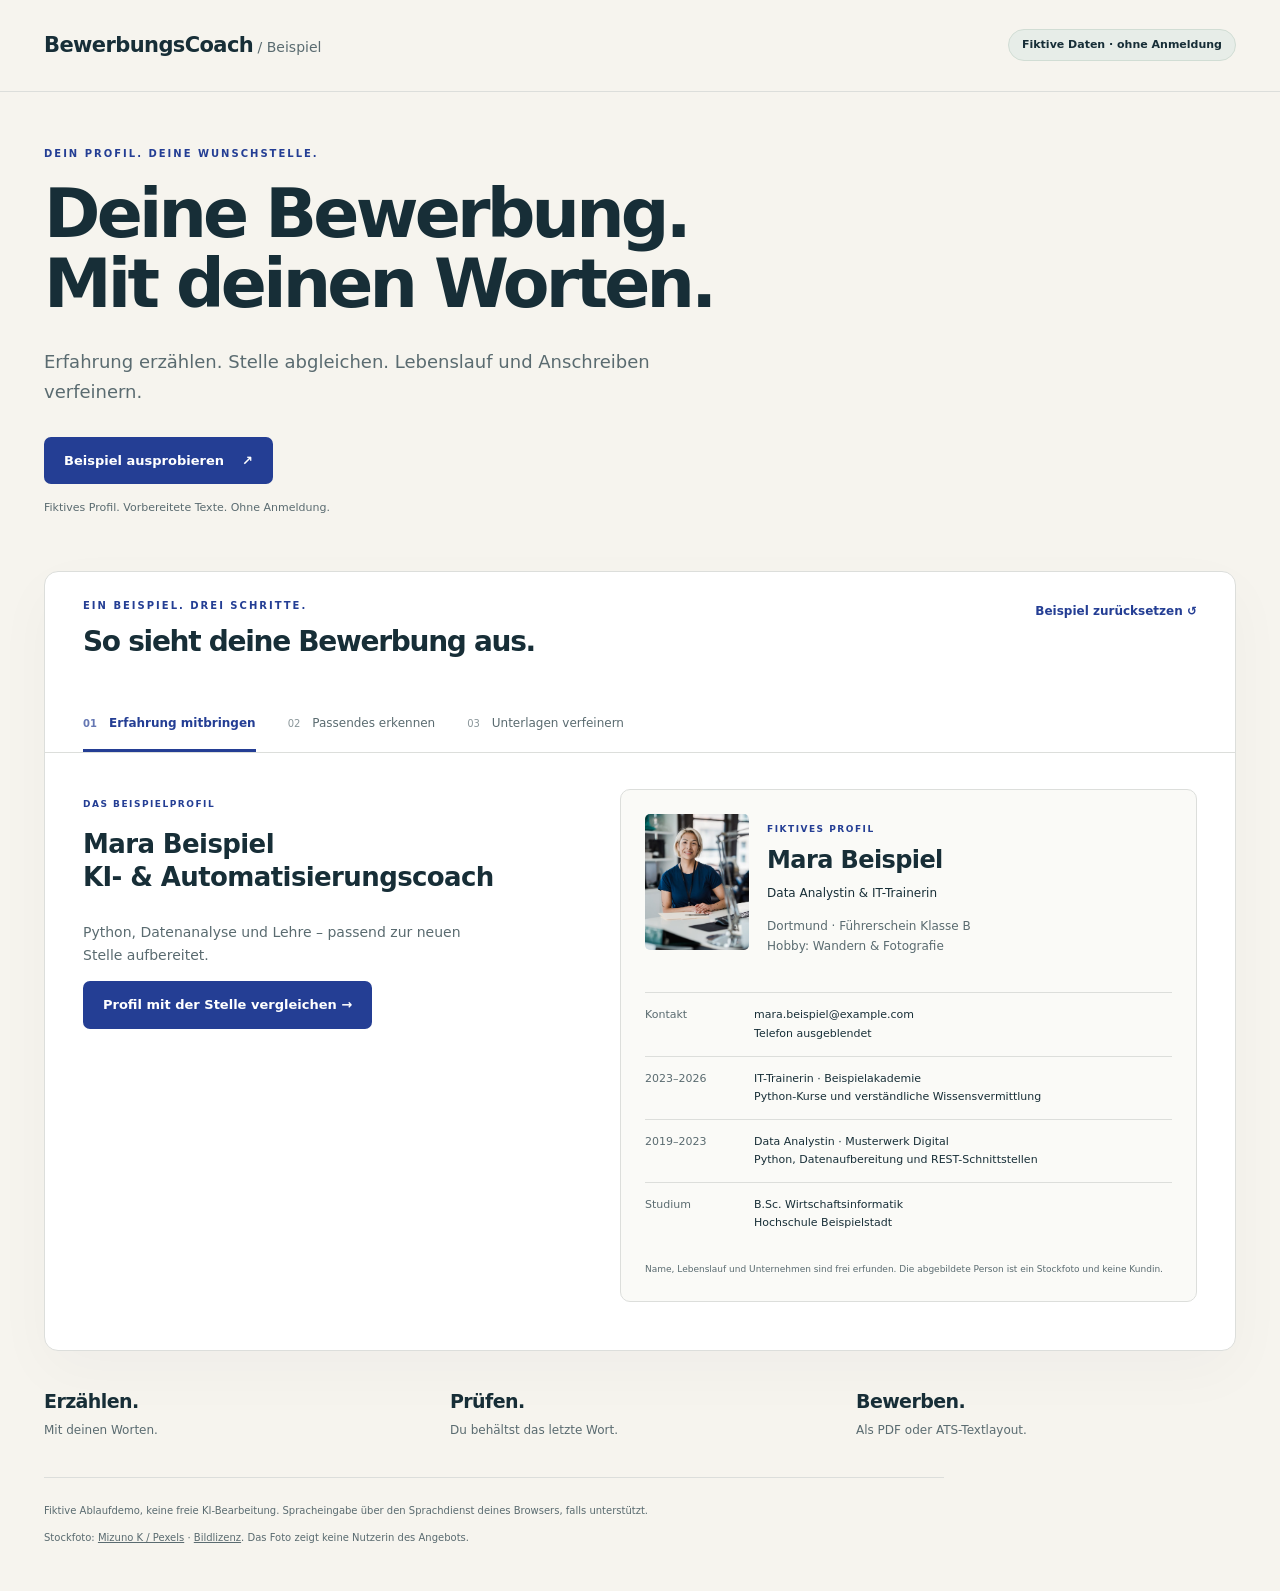
<file: bewerbungscoach/index.html>
<!doctype html>
<html lang="de">
<head>
  <meta charset="utf-8"><meta name="viewport" content="width=device-width,initial-scale=1">
  <meta name="description" content="Erlebe an einem fiktiven Beispiel, wie aus deiner Erfahrung passende Bewerbungsunterlagen werden.">
  <title>BewerbungsCoach · Eine Bewerbung, die nach dir klingt</title>
  <link rel="stylesheet" href="assets/demo.css">
  <script src="assets/demo.js" defer></script>
</head>
<body>
  <header class="topbar"><a class="brand" href="#">BewerbungsCoach<span> / Beispiel</span></a><span class="pill">Fiktive Daten · ohne Anmeldung</span></header>
  <main>
    <section class="hero">
      <p class="eyebrow">DEIN PROFIL. DEINE WUNSCHSTELLE.</p>
      <h1>Deine Bewerbung.<br>Mit deinen Worten.</h1>
      <p class="intro">Erfahrung erzählen. Stelle abgleichen. Lebenslauf und Anschreiben verfeinern.</p>
      <a class="button primary" href="#beispiel">Beispiel ausprobieren <span aria-hidden="true">↗</span></a>
      <p class="small">Fiktives Profil. Vorbereitete Texte. Ohne Anmeldung.</p>
    </section>

    <section id="beispiel" class="demo" aria-label="Interaktives Bewerbungsbeispiel">
      <div class="demo-top"><div><p class="eyebrow">EIN BEISPIEL. DREI SCHRITTE.</p><h2>So sieht deine Bewerbung aus.</h2></div><button id="reset" class="text-button" type="button">Beispiel zurücksetzen ↺</button></div>
      <nav class="steps" aria-label="Beispielschritte">
        <button type="button" data-step="profile" aria-pressed="true"><span>01</span> Erfahrung mitbringen</button>
        <button type="button" data-step="matching" aria-pressed="false"><span>02</span> Passendes erkennen</button>
        <button type="button" data-step="documents" aria-pressed="false"><span>03</span> Unterlagen verfeinern</button>
      </nav>

      <section id="profile" class="panel">
        <div class="split">
          <div><span class="tag">DAS BEISPIELPROFIL</span><h3>Mara Beispiel<br>KI- &amp; Automatisierungscoach</h3><p>Python, Datenanalyse und Lehre – passend zur neuen Stelle aufbereitet.</p><button class="button primary" type="button" data-go="matching">Profil mit der Stelle vergleichen →</button></div>
          <article class="profile-card"><div class="person"><img src="assets/profil-stock.jpg" width="104" height="136" alt="Stockfoto als Platzhalter für das fiktive Beispielprofil"><div><span class="tag">FIKTIVES PROFIL</span><h3>Mara Beispiel</h3><p>Data Analystin &amp; IT-Trainerin</p><p class="small">Dortmund · Führerschein Klasse B<br>Hobby: Wandern &amp; Fotografie</p></div></div><dl><div><dt>Kontakt</dt><dd>mara.beispiel@example.com<br>Telefon ausgeblendet</dd></div><div><dt>2023–2026</dt><dd>IT-Trainerin · Beispielakademie<br>Python-Kurse und verständliche Wissensvermittlung</dd></div><div><dt>2019–2023</dt><dd>Data Analystin · Musterwerk Digital<br>Python, Datenaufbereitung und REST-Schnittstellen</dd></div><div><dt>Studium</dt><dd>B.Sc. Wirtschaftsinformatik<br>Hochschule Beispielstadt</dd></div></dl><p class="small">Name, Lebenslauf und Unternehmen sind frei erfunden. Die abgebildete Person ist ein Stockfoto und keine Kundin.</p></article>
        </div>
      </section>

      <section id="matching" class="panel" hidden>
        <div class="section-heading"><span class="tag">DIE FIKTIVE WUNSCHSTELLE</span><h3>KI- &amp; Automatisierungscoach<br><span class="muted">bei Nordlicht Lernwerk</span></h3><p>Gesucht: Python, Wissensvermittlung und eigene KI-Projekte.</p></div>
        <div class="match-list">
          <article><span class="match-status">✓ Aus dem Profil</span><h4>Python verständlich vermitteln</h4><p>Vorhanden: Mara hat Python-Kurse an der Beispielakademie unterrichtet.</p></article>
          <article><span class="match-status">✓ Aus dem Profil</span><h4>Schnittstellen verstehen</h4><p>Vorhanden: Bei Musterwerk Digital arbeitete Mara mit REST-Schnittstellen.</p></article>
          <article class="opportunity"><span class="match-status">+ Hier könnte mehr von dir stehen</span><h4>Eigene KI-Anwendungen</h4><p>Noch offen: ein konkretes KI-Projekt.</p><button type="button" class="text-button" id="matching-add">Beispielergänzung ansehen →</button></article>
        </div>
        <p class="small">Vorbereiteter Beispielabgleich. Fehlende Angaben kannst du ergänzen.</p><button class="button primary" type="button" data-go="documents">Unterlagen ansehen →</button>
      </section>

      <section id="documents" class="panel" hidden>
        <div class="documents-header"><div><span class="tag">DEINE UNTERLAGEN</span><h3>Klar gegliedert. Persönlich formuliert.</h3></div><span id="version-badge" class="pill" role="status">Beispiel · Ausgangsfassung</span></div>
        <div class="document-tabs" aria-label="Dokument auswählen"><button type="button" data-doc="letter" aria-pressed="true">Anschreiben</button><button type="button" data-doc="cv" aria-pressed="false">Lebenslauf</button></div>
        <div class="layout-options" aria-label="Textlayout wählen"><button type="button" data-layout="design" aria-pressed="true">Vorlage mit Icons</button><button type="button" data-layout="ats" aria-pressed="false">ATS-Textlayout</button><span class="ats-badge">Einspaltig · Klarer Text</span></div><div class="document-layout">
          <article id="document-paper" class="paper" aria-label="Beispielunterlage"><div class="paper-top"><div><h3>Mara Beispiel</h3><p>KI- &amp; Automatisierungscoach</p><div class="contact contact-icons"><span><svg class="icon" aria-hidden="true"><use href="assets/icons.svg#mail"></use></svg>mara.beispiel@example.com</span><span><svg class="icon" aria-hidden="true"><use href="assets/icons.svg#phone"></use></svg>Telefon ausgeblendet</span><span><svg class="icon" aria-hidden="true"><use href="assets/icons.svg#location"></use></svg>Dortmund</span><span><svg class="icon" aria-hidden="true"><use href="assets/icons.svg#language"></use></svg>Deutsch · Englisch</span><span><svg class="icon" aria-hidden="true"><use href="assets/icons.svg#car"></use></svg>Führerschein Klasse B</span><span><svg class="icon" aria-hidden="true"><use href="assets/icons.svg#hobby"></use></svg>Wandern &amp; Fotografie</span></div></div><img id="paper-photo" src="assets/profil-stock.jpg" width="80" height="106" alt="Stockfoto des fiktiven Beispielprofils" hidden></div><div id="document-body"></div><p class="sample-stamp">FIKTIVES MUSTER · KEINE ECHTE BEWERBUNG</p></article>
          <aside class="refine"><h4>Fehlt noch etwas?</h4><p>Diktiere einfach deine Ergänzung.</p><button type="button" class="button primary" id="open-editor">Zum Anschreiben etwas ergänzen</button><details><summary>Ideen, was du noch erzählen könntest</summary><ul><li>Ein eigenes KI-Projekt</li><li>Ein Beispiel aus einem Kurs</li><li>Wie du im Team arbeitest</li></ul><p class="small">Hilfestellungen, keine Pflichtfragen.</p></details><a id="pdf-link" class="download-link" href="downloads/Anschreiben_Mara_Beispiel.pdf" download>Beispiel als PDF herunterladen ↗</a><a id="text-link" class="download-link" href="downloads/Anschreiben_Mara_Beispiel_ATS.txt" download hidden>Als Text herunterladen ↗</a><p id="ats-info" class="small" hidden>ATS-konformes Textlayout: einspaltig, ohne Foto oder Tabellen. Keine universelle ATS-Garantie.</p></aside>
        </div>
      </section>
      <p id="demo-status" role="status" aria-live="polite"></p>
    </section>

    <section class="promise compact-promise"><div><h3>Erzählen.</h3><p>Mit deinen Worten.</p></div><div><h3>Prüfen.</h3><p>Du behältst das letzte Wort.</p></div><div><h3>Bewerben.</h3><p>Als PDF oder ATS-Textlayout.</p></div></section>
    <footer><p>Fiktive Ablaufdemo, keine freie KI-Bearbeitung. Spracheingabe über den Sprachdienst deines Browsers, falls unterstützt.</p><p>Stockfoto: <a href="https://www.pexels.com/photo/portrait-of-a-woman-at-the-desk-in-an-office-12903198/" target="_blank" rel="noopener noreferrer">Mizuno K / Pexels</a> · <a href="https://www.pexels.com/license/" target="_blank" rel="noopener noreferrer">Bildlizenz</a>. Das Foto zeigt keine Nutzerin des Angebots.</p></footer>
  </main>

  <dialog id="editor"><form method="dialog"><div class="dialog-header"><div><span class="tag">NUR ERGÄNZEN, WAS NOCH FEHLT</span><h2 id="editor-title">Was soll ins Anschreiben?</h2></div><button type="submit" class="close" aria-label="Schließen">×</button></div></form>
    <p>So könnte Mara es erzählen:</p><blockquote id="sample-quote"></blockquote>
    <div class="editor-actions"><button type="button" class="button primary" id="play-example">Diktat-Beispiel einsetzen</button><button type="button" class="button secondary" id="dictate">Selbst diktieren</button><button type="button" class="button secondary" id="stop-dictation" hidden>Aufnahme beenden</button></div>
    <p id="voice-status" class="small" role="status" aria-live="polite"></p>
    <label for="instruction">Dein Änderungswunsch</label><textarea id="instruction" rows="4" placeholder="Zum Beispiel: Ergänze mein KI-Projekt im zweiten Absatz."></textarea>
    <p class="small">Vorbereiteter Beispielvorschlag. Eigene Diktate bleiben eine ungespeicherte Notiz.</p>
    <button type="button" class="button primary" id="suggest">Beispielvorschlag ansehen</button>
    <section id="proposal" hidden><h3>So könnte die Ergänzung aussehen</h3><p id="proposal-text"></p><div id="free-note" hidden><p class="small">Deine eigene Notiz – in dieser Demo nicht automatisch verarbeitet:</p><p id="note-text"></p></div><button type="button" class="button primary" id="accept">Beispiel übernehmen</button><button type="button" class="button secondary" id="discard">Verwerfen</button></section>
  </dialog>
</body>
</html>
</file>
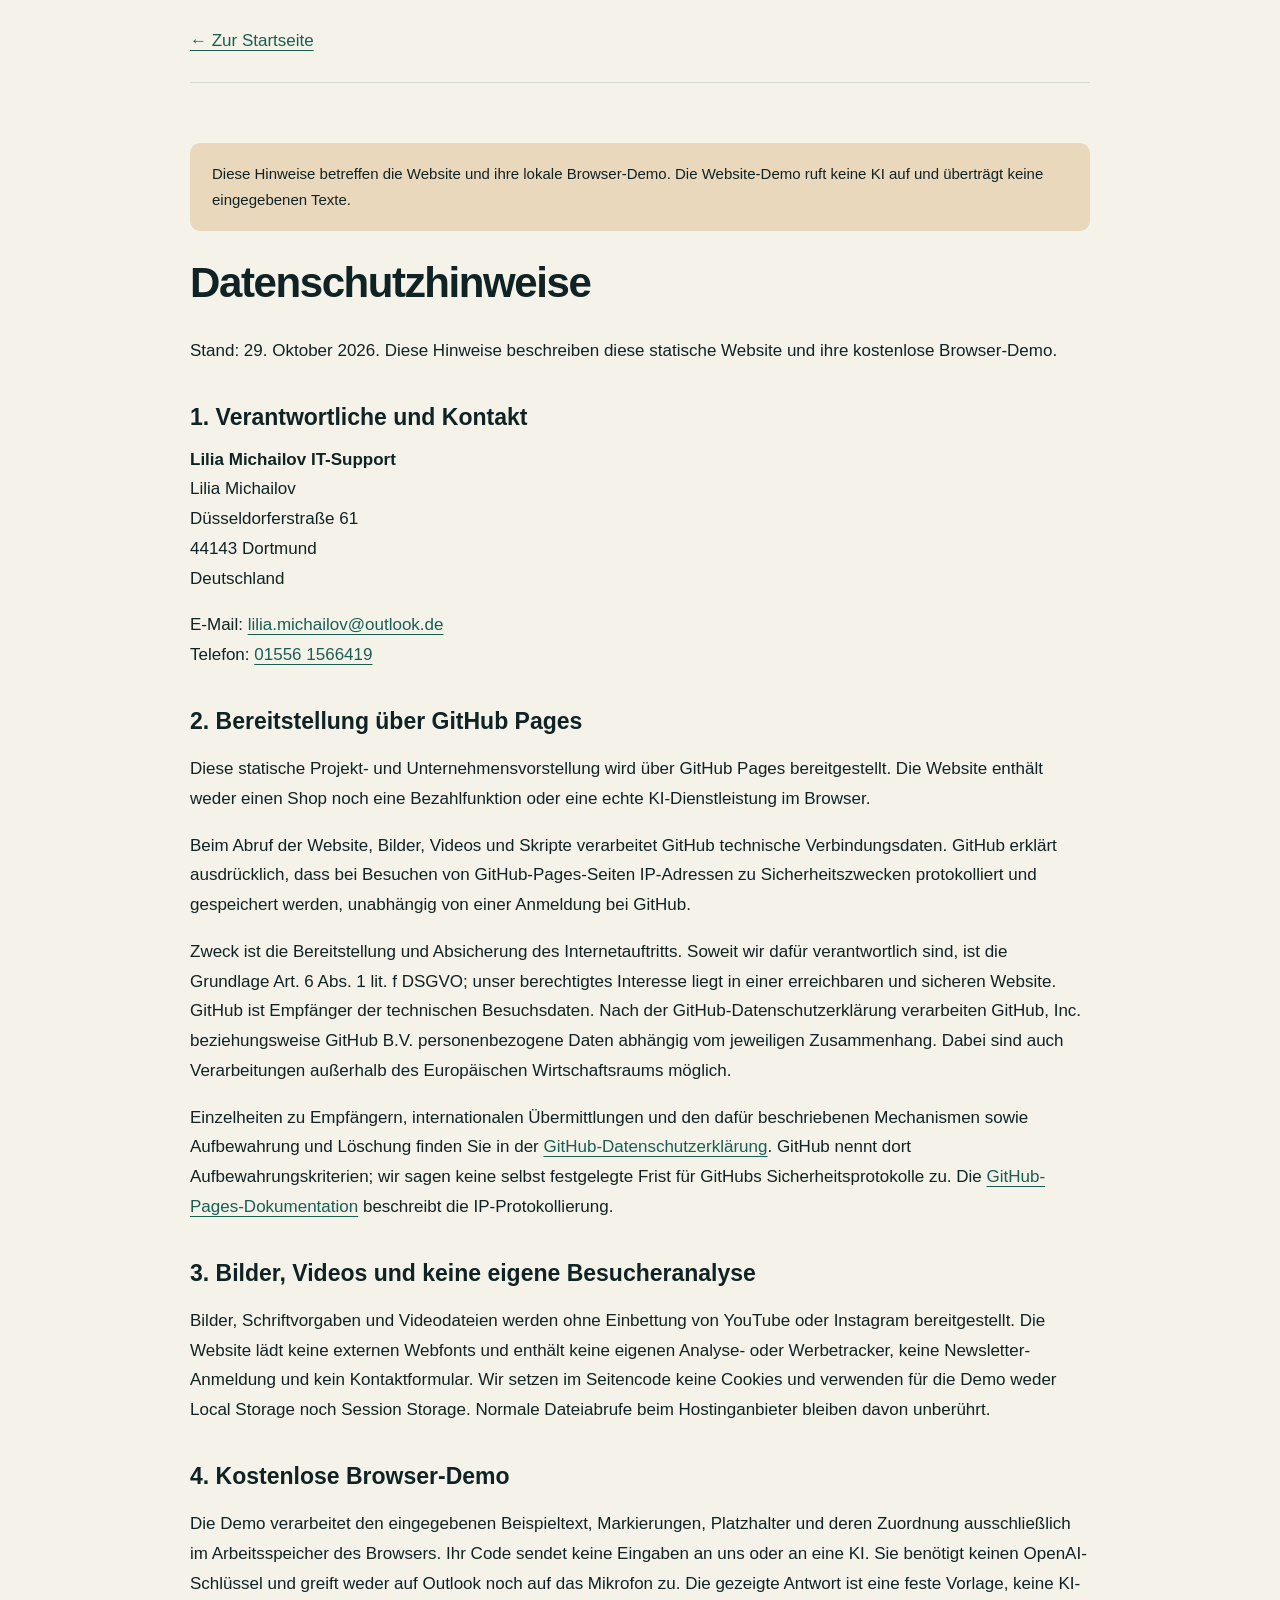
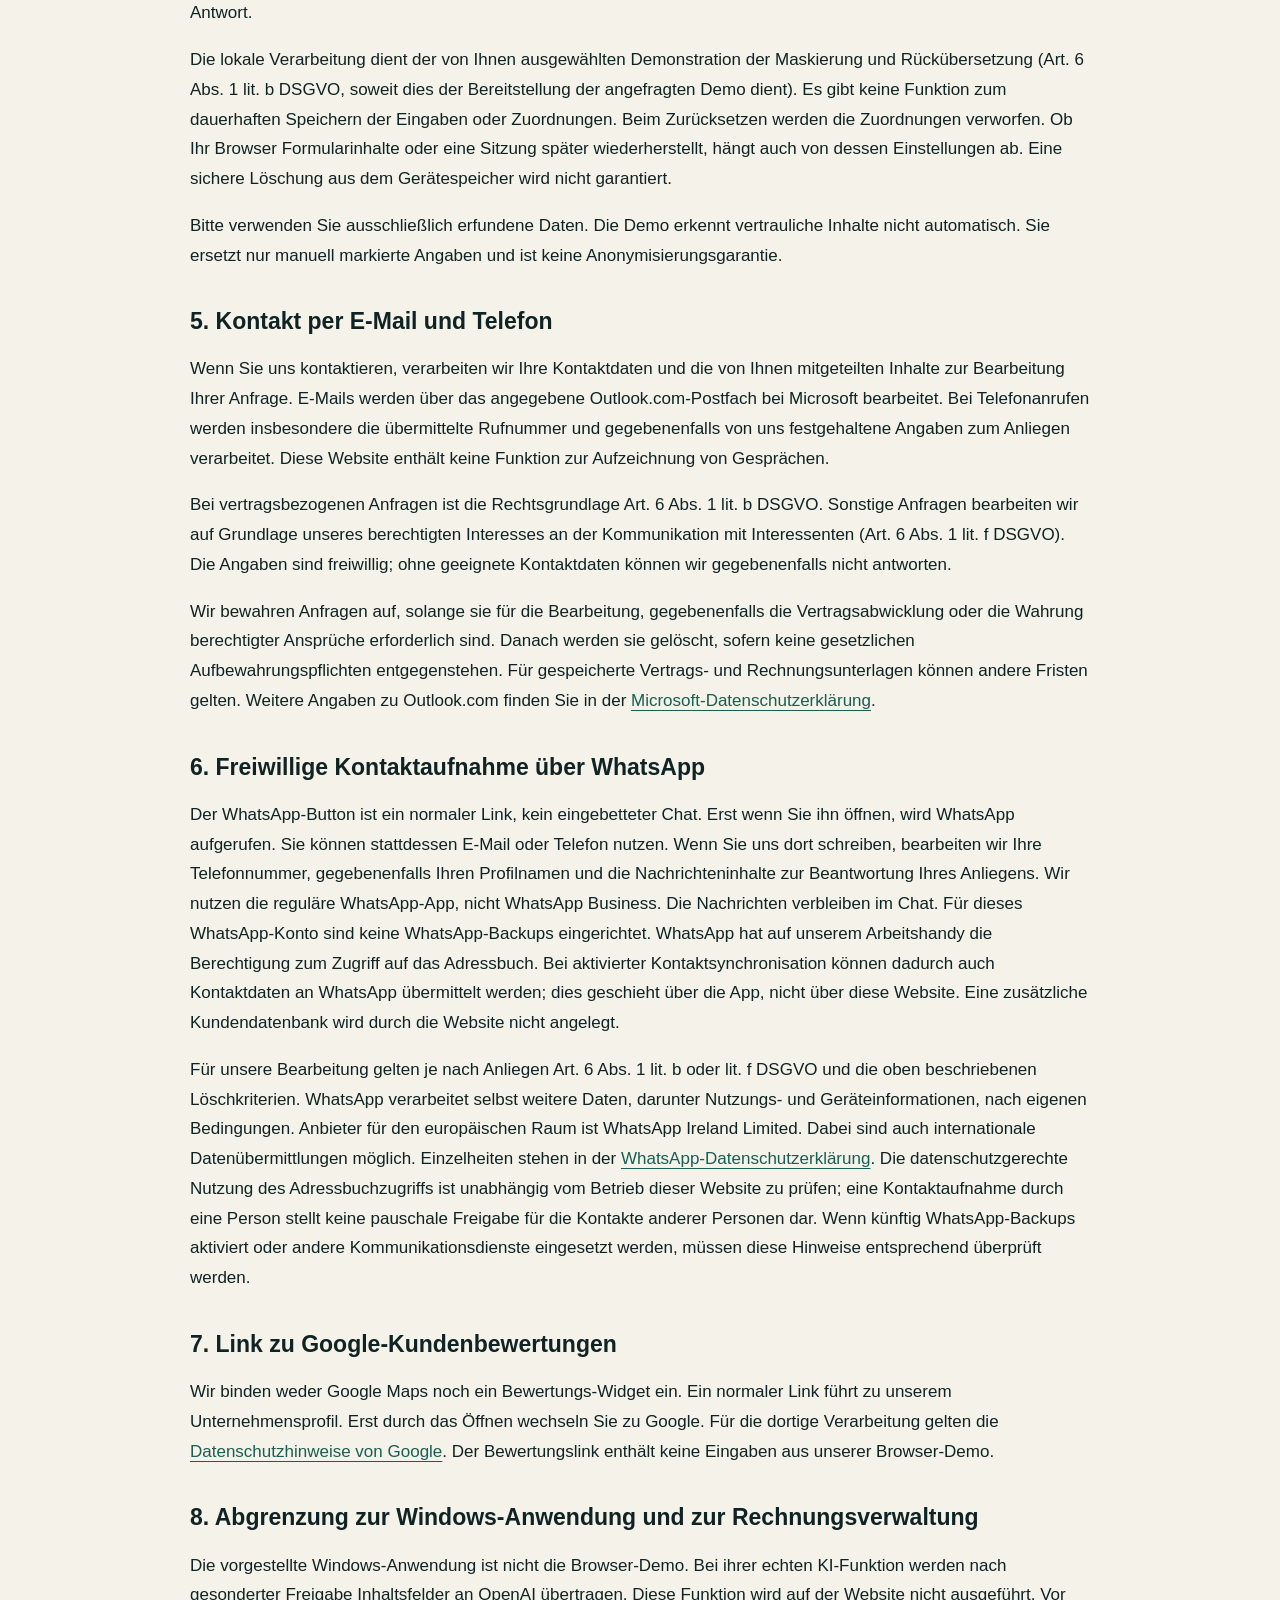
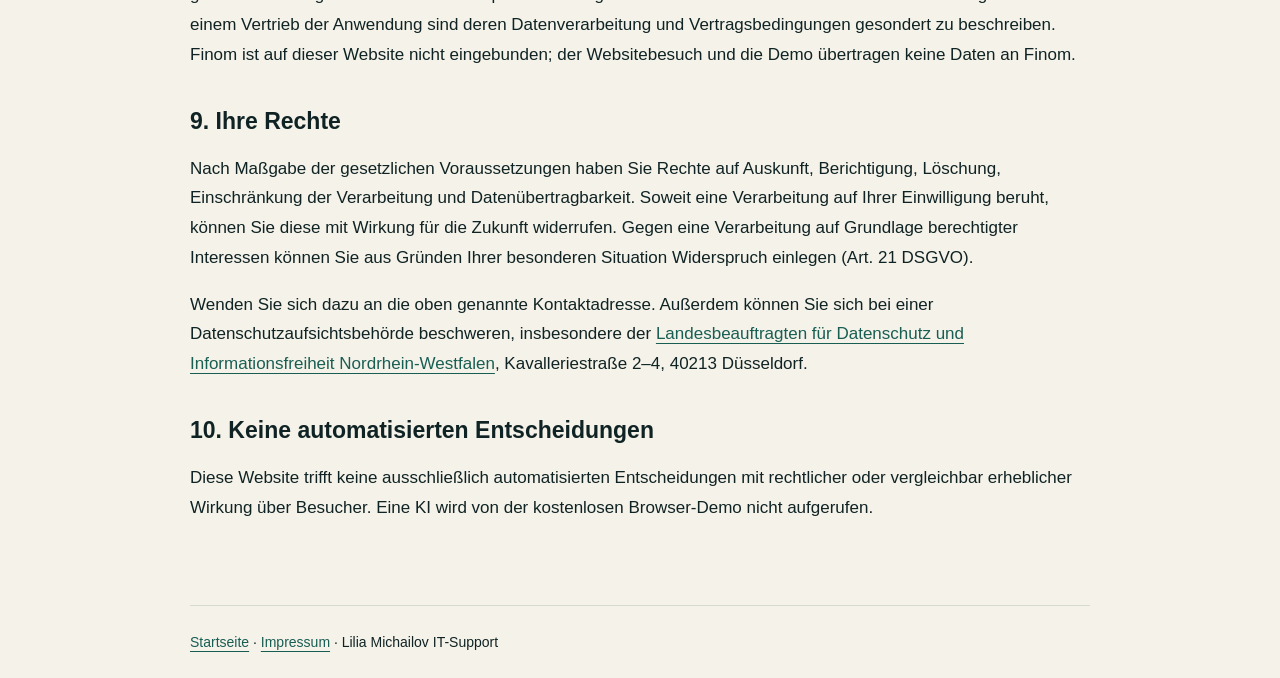
<file: datenschutz.html>
<!doctype html>
<html lang="de"><head><meta charset="utf-8"><meta name="viewport" content="width=device-width,initial-scale=1"><meta name="theme-color" content="#102324"><title>Datenschutz · Lilia Michailov IT-Support</title>
<style>*{box-sizing:border-box}body{margin:0;background:#f4f2e9;color:#102324;font:17px/1.75 "Segoe UI",Arial,sans-serif}.wrap{width:min(900px,calc(100% - 40px));margin:auto}header{padding:26px 0;border-bottom:1px solid #d7dbce}a{color:#195e53;text-underline-offset:4px;overflow-wrap:anywhere}main{padding:45px 0 65px}h1{font-size:42px;line-height:1.15;letter-spacing:-1.4px}h2{font-size:23px;line-height:1.4;margin:35px 0 12px}address{font-style:normal}.notice{padding:18px 22px;background:#ead8bd;border-radius:10px;font-size:15px}footer{border-top:1px solid #d7dbce;padding:24px 0;font-size:14px}a:focus-visible{outline:3px solid #a7793b;outline-offset:4px}</style></head>
<body><header class="wrap"><a href="index.html">← Zur Startseite</a></header><main class="wrap">
<p class="notice">Diese Hinweise betreffen die Website und ihre lokale Browser-Demo. Die Website-Demo ruft keine KI auf und überträgt keine eingegebenen Texte.</p>
<h1>Datenschutzhinweise</h1><p>Stand: 29. Oktober 2026. Diese Hinweise beschreiben diese statische Website und ihre kostenlose Browser-Demo.</p>
<h2>1. Verantwortliche und Kontakt</h2><address><strong>Lilia Michailov IT-Support</strong><br>Lilia Michailov<br>Düsseldorferstraße 61<br>44143 Dortmund<br>Deutschland</address><p>E-Mail: <a href="mailto:lilia.michailov@outlook.de">lilia.michailov@outlook.de</a><br>Telefon: <a href="tel:+4915561566419">01556 1566419</a></p>
<h2>2. Bereitstellung über GitHub Pages</h2><p>Diese statische Projekt- und Unternehmensvorstellung wird über GitHub Pages bereitgestellt. Die Website enthält weder einen Shop noch eine Bezahlfunktion oder eine echte KI-Dienstleistung im Browser.</p><p>Beim Abruf der Website, Bilder, Videos und Skripte verarbeitet GitHub technische Verbindungsdaten. GitHub erklärt ausdrücklich, dass bei Besuchen von GitHub-Pages-Seiten IP-Adressen zu Sicherheitszwecken protokolliert und gespeichert werden, unabhängig von einer Anmeldung bei GitHub.</p><p>Zweck ist die Bereitstellung und Absicherung des Internetauftritts. Soweit wir dafür verantwortlich sind, ist die Grundlage Art. 6 Abs. 1 lit. f DSGVO; unser berechtigtes Interesse liegt in einer erreichbaren und sicheren Website. GitHub ist Empfänger der technischen Besuchsdaten. Nach der GitHub-Datenschutzerklärung verarbeiten GitHub, Inc. beziehungsweise GitHub B.V. personenbezogene Daten abhängig vom jeweiligen Zusammenhang. Dabei sind auch Verarbeitungen außerhalb des Europäischen Wirtschaftsraums möglich.</p><p>Einzelheiten zu Empfängern, internationalen Übermittlungen und den dafür beschriebenen Mechanismen sowie Aufbewahrung und Löschung finden Sie in der <a href="https://docs.github.com/en/site-policy/privacy-policies/github-general-privacy-statement" target="_blank" rel="noopener noreferrer">GitHub-Datenschutzerklärung</a>. GitHub nennt dort Aufbewahrungskriterien; wir sagen keine selbst festgelegte Frist für GitHubs Sicherheitsprotokolle zu. Die <a href="https://docs.github.com/en/pages/getting-started-with-github-pages/what-is-github-pages" target="_blank" rel="noopener noreferrer">GitHub-Pages-Dokumentation</a> beschreibt die IP-Protokollierung.</p>
<h2>3. Bilder, Videos und keine eigene Besucheranalyse</h2><p>Bilder, Schriftvorgaben und Videodateien werden ohne Einbettung von YouTube oder Instagram bereitgestellt. Die Website lädt keine externen Webfonts und enthält keine eigenen Analyse- oder Werbetracker, keine Newsletter-Anmeldung und kein Kontaktformular. Wir setzen im Seitencode keine Cookies und verwenden für die Demo weder Local Storage noch Session Storage. Normale Dateiabrufe beim Hostinganbieter bleiben davon unberührt.</p>
<h2>4. Kostenlose Browser-Demo</h2><p>Die Demo verarbeitet den eingegebenen Beispieltext, Markierungen, Platzhalter und deren Zuordnung ausschließlich im Arbeitsspeicher des Browsers. Ihr Code sendet keine Eingaben an uns oder an eine KI. Sie benötigt keinen OpenAI-Schlüssel und greift weder auf Outlook noch auf das Mikrofon zu. Die gezeigte Antwort ist eine feste Vorlage, keine KI-Antwort.</p><p>Die lokale Verarbeitung dient der von Ihnen ausgewählten Demonstration der Maskierung und Rückübersetzung (Art. 6 Abs. 1 lit. b DSGVO, soweit dies der Bereitstellung der angefragten Demo dient). Es gibt keine Funktion zum dauerhaften Speichern der Eingaben oder Zuordnungen. Beim Zurücksetzen werden die Zuordnungen verworfen. Ob Ihr Browser Formularinhalte oder eine Sitzung später wiederherstellt, hängt auch von dessen Einstellungen ab. Eine sichere Löschung aus dem Gerätespeicher wird nicht garantiert.</p><p>Bitte verwenden Sie ausschließlich erfundene Daten. Die Demo erkennt vertrauliche Inhalte nicht automatisch. Sie ersetzt nur manuell markierte Angaben und ist keine Anonymisierungsgarantie.</p>
<h2>5. Kontakt per E-Mail und Telefon</h2><p>Wenn Sie uns kontaktieren, verarbeiten wir Ihre Kontaktdaten und die von Ihnen mitgeteilten Inhalte zur Bearbeitung Ihrer Anfrage. E-Mails werden über das angegebene Outlook.com-Postfach bei Microsoft bearbeitet. Bei Telefonanrufen werden insbesondere die übermittelte Rufnummer und gegebenenfalls von uns festgehaltene Angaben zum Anliegen verarbeitet. Diese Website enthält keine Funktion zur Aufzeichnung von Gesprächen.</p><p>Bei vertragsbezogenen Anfragen ist die Rechtsgrundlage Art. 6 Abs. 1 lit. b DSGVO. Sonstige Anfragen bearbeiten wir auf Grundlage unseres berechtigten Interesses an der Kommunikation mit Interessenten (Art. 6 Abs. 1 lit. f DSGVO). Die Angaben sind freiwillig; ohne geeignete Kontaktdaten können wir gegebenenfalls nicht antworten.</p><p>Wir bewahren Anfragen auf, solange sie für die Bearbeitung, gegebenenfalls die Vertragsabwicklung oder die Wahrung berechtigter Ansprüche erforderlich sind. Danach werden sie gelöscht, sofern keine gesetzlichen Aufbewahrungspflichten entgegenstehen. Für gespeicherte Vertrags- und Rechnungsunterlagen können andere Fristen gelten. Weitere Angaben zu Outlook.com finden Sie in der <a href="https://privacy.microsoft.com/de-de/privacystatement" target="_blank" rel="noopener noreferrer">Microsoft-Datenschutzerklärung</a>.</p>
<h2>6. Freiwillige Kontaktaufnahme über WhatsApp</h2><p>Der WhatsApp-Button ist ein normaler Link, kein eingebetteter Chat. Erst wenn Sie ihn öffnen, wird WhatsApp aufgerufen. Sie können stattdessen E-Mail oder Telefon nutzen. Wenn Sie uns dort schreiben, bearbeiten wir Ihre Telefonnummer, gegebenenfalls Ihren Profilnamen und die Nachrichteninhalte zur Beantwortung Ihres Anliegens. Wir nutzen die reguläre WhatsApp-App, nicht WhatsApp Business. Die Nachrichten verbleiben im Chat. Für dieses WhatsApp-Konto sind keine WhatsApp-Backups eingerichtet. WhatsApp hat auf unserem Arbeitshandy die Berechtigung zum Zugriff auf das Adressbuch. Bei aktivierter Kontaktsynchronisation können dadurch auch Kontaktdaten an WhatsApp übermittelt werden; dies geschieht über die App, nicht über diese Website. Eine zusätzliche Kundendatenbank wird durch die Website nicht angelegt.</p><p>Für unsere Bearbeitung gelten je nach Anliegen Art. 6 Abs. 1 lit. b oder lit. f DSGVO und die oben beschriebenen Löschkriterien. WhatsApp verarbeitet selbst weitere Daten, darunter Nutzungs- und Geräteinformationen, nach eigenen Bedingungen. Anbieter für den europäischen Raum ist WhatsApp Ireland Limited. Dabei sind auch internationale Datenübermittlungen möglich. Einzelheiten stehen in der <a href="https://www.whatsapp.com/legal/privacy-policy-eea" target="_blank" rel="noopener noreferrer">WhatsApp-Datenschutzerklärung</a>. Die datenschutzgerechte Nutzung des Adressbuchzugriffs ist unabhängig vom Betrieb dieser Website zu prüfen; eine Kontaktaufnahme durch eine Person stellt keine pauschale Freigabe für die Kontakte anderer Personen dar. Wenn künftig WhatsApp-Backups aktiviert oder andere Kommunikationsdienste eingesetzt werden, müssen diese Hinweise entsprechend überprüft werden.</p>
<h2>7. Link zu Google-Kundenbewertungen</h2><p>Wir binden weder Google Maps noch ein Bewertungs-Widget ein. Ein normaler Link führt zu unserem Unternehmensprofil. Erst durch das Öffnen wechseln Sie zu Google. Für die dortige Verarbeitung gelten die <a href="https://policies.google.com/privacy?hl=de" target="_blank" rel="noopener noreferrer">Datenschutzhinweise von Google</a>. Der Bewertungslink enthält keine Eingaben aus unserer Browser-Demo.</p>
<h2>8. Abgrenzung zur Windows-Anwendung und zur Rechnungsverwaltung</h2><p>Die vorgestellte Windows-Anwendung ist nicht die Browser-Demo. Bei ihrer echten KI-Funktion werden nach gesonderter Freigabe Inhaltsfelder an OpenAI übertragen. Diese Funktion wird auf der Website nicht ausgeführt. Vor einem Vertrieb der Anwendung sind deren Datenverarbeitung und Vertragsbedingungen gesondert zu beschreiben. Finom ist auf dieser Website nicht eingebunden; der Websitebesuch und die Demo übertragen keine Daten an Finom.</p>
<h2>9. Ihre Rechte</h2><p>Nach Maßgabe der gesetzlichen Voraussetzungen haben Sie Rechte auf Auskunft, Berichtigung, Löschung, Einschränkung der Verarbeitung und Datenübertragbarkeit. Soweit eine Verarbeitung auf Ihrer Einwilligung beruht, können Sie diese mit Wirkung für die Zukunft widerrufen. Gegen eine Verarbeitung auf Grundlage berechtigter Interessen können Sie aus Gründen Ihrer besonderen Situation Widerspruch einlegen (Art. 21 DSGVO).</p><p>Wenden Sie sich dazu an die oben genannte Kontaktadresse. Außerdem können Sie sich bei einer Datenschutzaufsichtsbehörde beschweren, insbesondere der <a href="https://www.ldi.nrw.de/" target="_blank" rel="noopener noreferrer">Landesbeauftragten für Datenschutz und Informationsfreiheit Nordrhein-Westfalen</a>, Kavalleriestraße 2–4, 40213 Düsseldorf.</p>
<h2>10. Keine automatisierten Entscheidungen</h2><p>Diese Website trifft keine ausschließlich automatisierten Entscheidungen mit rechtlicher oder vergleichbar erheblicher Wirkung über Besucher. Eine KI wird von der kostenlosen Browser-Demo nicht aufgerufen.</p>
</main><footer class="wrap"><a href="index.html">Startseite</a> · <a href="impressum.html">Impressum</a> · Lilia Michailov IT-Support</footer></body></html>
</file>
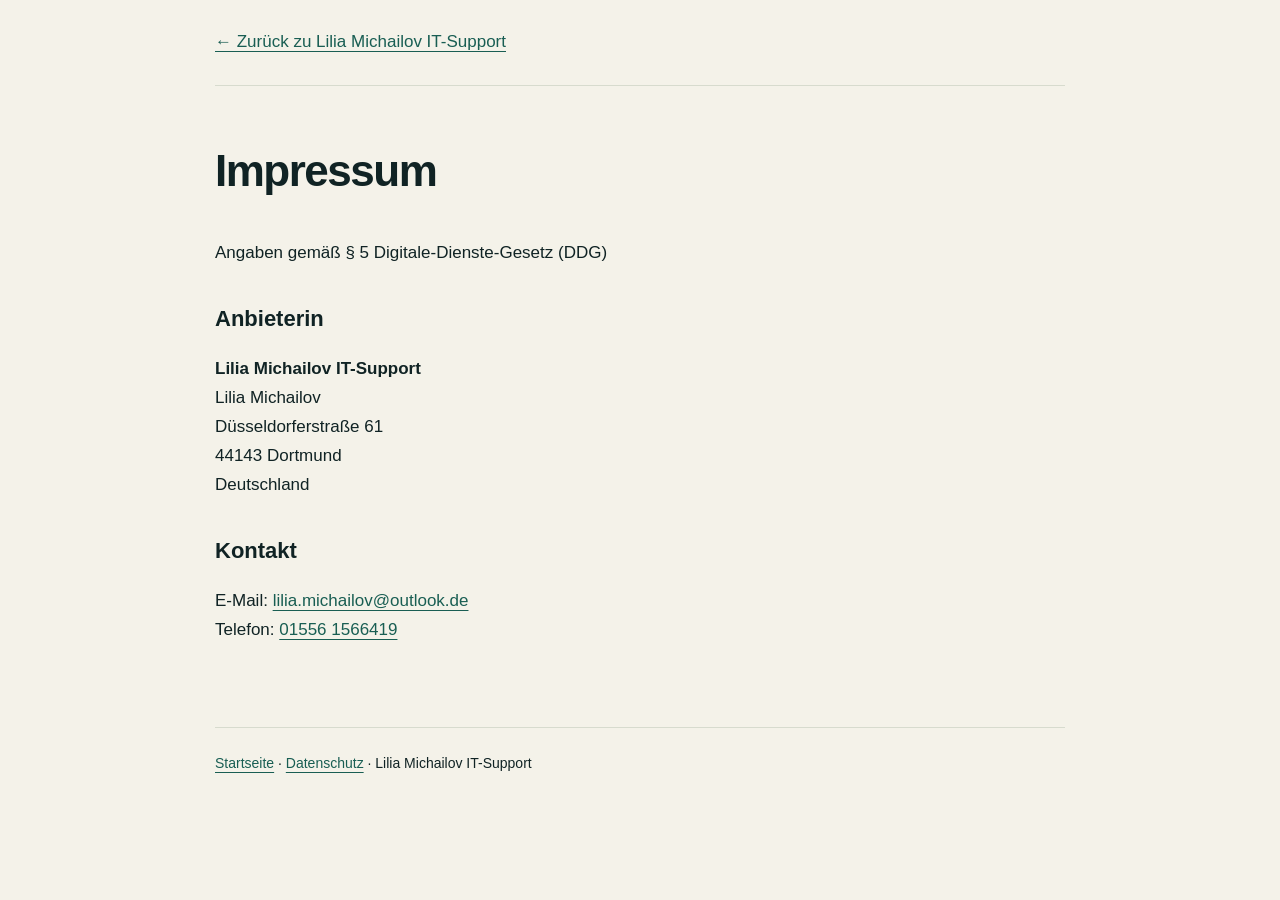
<file: impressum.html>
<!doctype html>
<html lang="de"><head><meta charset="utf-8"><meta name="viewport" content="width=device-width,initial-scale=1"><meta name="theme-color" content="#102324"><title>Impressum · Lilia Michailov IT-Support</title>
<style>*{box-sizing:border-box}body{margin:0;background:#f4f2e9;color:#102324;font:17px/1.7 "Segoe UI",Arial,sans-serif}.wrap{width:min(850px,calc(100% - 40px));margin:auto}header{padding:28px 0;border-bottom:1px solid #d7dbce}a{color:#195e53;text-underline-offset:4px}a:focus-visible{outline:3px solid #a7793b;outline-offset:4px}main{padding:48px 0 65px}h1{font-size:44px;letter-spacing:-1.5px;margin:0 0 30px}h2{font-size:22px;margin-top:32px}address{font-style:normal}footer{border-top:1px solid #d7dbce;padding:24px 0;font-size:14px}p{overflow-wrap:anywhere}</style></head>
<body><header class="wrap"><a href="index.html">← Zurück zu Lilia Michailov IT-Support</a></header>
<main class="wrap"><h1>Impressum</h1><p>Angaben gemäß § 5 Digitale-Dienste-Gesetz (DDG)</p>
<h2>Anbieterin</h2><address><strong>Lilia Michailov IT-Support</strong><br>Lilia Michailov<br>Düsseldorferstraße 61<br>44143 Dortmund<br>Deutschland</address>
<h2>Kontakt</h2><p>E-Mail: <a href="mailto:lilia.michailov@outlook.de">lilia.michailov@outlook.de</a><br>Telefon: <a href="tel:+4915561566419">01556 1566419</a></p>
</main><footer class="wrap"><a href="index.html">Startseite</a> · <a href="datenschutz.html">Datenschutz</a> · Lilia Michailov IT-Support</footer></body></html>
</file>
<file: assets/product-tabs.css>
.product-switcher{padding-top:24px}.product-switcher [role=tablist]{display:inline-flex;gap:6px;padding:5px;background:#e7ebdf;border:1px solid #d7dbce;border-radius:12px}.product-switcher button{font:600 15px/1.4 "Segoe UI",Arial,sans-serif;border:0;border-radius:8px;padding:13px 22px;background:transparent;color:#52645d;cursor:pointer}.product-switcher button[aria-selected=true]{background:#102324;color:white}.product-switcher button:focus-visible{outline:3px solid #b36e28;outline-offset:4px}[hidden]{display:none!important}.coach-intro{padding-top:45px}.coach-intro h1{font-size:clamp(40px,5vw,64px);margin:22px 0}.coach-intro h1 em{font-family:Georgia,serif;font-weight:400;color:#195e53}.coach-frame{display:block;width:100%;height:1250px;border:1px solid #d7dbce;border-radius:16px;background:#f6f4ee}.coach-intro .lead{max-width:670px}body[data-product=bewerbungscoach] .navlinks a:not([href="#kontakt"]){display:none}@media(max-width:800px){.product-switcher [role=tablist]{display:flex}.product-switcher button{flex:1;padding:12px 8px;font-size:13px}.coach-frame{height:1200px}.coach-intro{padding-top:28px}}
</file>
<file: assets/support-demo.css>
﻿.product-switcher [role=tablist]{flex-wrap:wrap;max-width:100%}body[data-product=support] .navlinks a:not([href="#kontakt"]){display:none}
.support-intro{padding-top:55px;padding-bottom:40px}.support-intro h1{max-width:850px}.support-intro .lead{max-width:740px}.support-section{padding-top:35px}.support-notice{padding:20px 24px;background:#e8eddf;border:1px solid #ccd8ba;border-radius:12px;font-size:15px}.support-workbench{border:1px solid var(--line);border-radius:18px;overflow:hidden;background:#fffdf8}.support-modes{display:flex;gap:8px;flex-wrap:wrap;padding:16px;background:#e7ebdf}.support-modes button,.support-action{font:600 15px/1.4 "Segoe UI",Arial,sans-serif;border:1px solid var(--line);border-radius:8px;padding:12px 18px;cursor:pointer;color:var(--ink);background:#fffdf8}.support-modes button[aria-pressed=true],.support-action{background:var(--green);color:white;border-color:var(--green)}.support-workbench button:focus-visible,.support-workbench select:focus-visible{outline:3px solid #b36e28;outline-offset:3px}.support-pane{padding:clamp(18px,4vw,38px);min-width:0}.support-pane h3{font-size:26px;line-height:1.25;margin:12px 0 24px}.support-pane label{display:block;font-weight:600;font-size:15px;margin:18px 0 8px}.support-pane select{display:block;max-width:100%;width:100%;padding:13px;border:1px solid #bdc9bb;border-radius:8px;background:white;color:var(--ink);font:15px "Segoe UI",Arial,sans-serif}.support-action{margin-top:18px;white-space:normal;max-width:100%}.support-result{padding:18px 20px;border-left:4px solid var(--green);background:#edf3e5;border-radius:0 9px 9px 0;overflow-wrap:anywhere}.support-metrics{display:grid;grid-template-columns:repeat(3,1fr);gap:12px;margin:24px 0}.support-metrics div{border:1px solid var(--line);border-radius:10px;padding:16px}.support-metrics dt{font-size:13px;color:var(--muted)}.support-metrics dd{margin:5px 0 0;font-size:28px;font-weight:650}.support-table{overflow:auto;max-width:100%;margin:24px 0}.support-table table{border-collapse:collapse;width:100%;font-size:14px}.support-table caption{text-align:left;font-size:13px;margin-bottom:12px;color:var(--muted)}.support-table td,.support-table th{padding:12px 10px;text-align:left;border-bottom:1px solid var(--line)}.support-chart{margin-top:24px;max-width:100%;background:#f4f6ee;border-radius:12px;padding:12px}.support-chart svg{display:block;width:100%;height:auto}.support-chart text{font-family:"Segoe UI",Arial,sans-serif;font-size:14px;fill:var(--ink)}
@media(max-width:800px){.product-switcher [role=tablist]{display:flex;width:100%}.product-switcher button{flex:1 1 135px;min-width:0}.support-intro{padding-top:35px}.support-modes button{flex:1 1 120px}.support-section{padding-top:25px}.support-metrics{gap:7px}.support-metrics div{padding:10px}.support-metrics dt{font-size:11px}.support-metrics dd{font-size:24px}}
</file>
<file: assets/nachrichten-demo.css>
.product-switcher [role=tablist]{display:flex;flex-wrap:wrap;width:fit-content;max-width:100%}.product-switcher button{white-space:nowrap}
body[data-product]:not([data-product=outlook]) .navlinks a:not([href="#kontakt"]){display:none}
.compass-hero{padding:55px 0 60px;gap:45px}.compass-hero h1{font-size:clamp(40px,5vw,66px)}.concept-pill{background:#ece6d9;border-color:#d9cab0;color:#725329}.concept-pill .dot{background:#a7793b}.compass-sheet{padding:30px;background:#fffdf8;border:1px solid var(--line);border-radius:18px;box-shadow:0 20px 50px #1023240d;min-width:0}.compass-sheet h2{font-size:28px;margin:18px 0 22px}.compass-sheet dl{margin:0}.compass-sheet dl>div{display:grid;grid-template-columns:65px 1fr;gap:18px;padding:13px 0;border-top:1px solid var(--line)}.compass-sheet dt{font-size:12px;letter-spacing:1px;text-transform:uppercase;color:var(--muted);padding-top:3px}.compass-sheet dd{margin:0;font-size:15px}.compass-sheet dd small{display:block;color:var(--muted);margin-top:3px}.compass-label{display:inline-flex;align-items:center;gap:7px;font-size:12px;color:var(--green)}.compass-label:before{content:"";width:7px;height:7px;background:var(--green);border-radius:50%}.compass-note{font-size:13px;color:var(--muted);margin:20px 0 0}.compass-band{flex-wrap:wrap}.compass-section{padding:60px 0}.compass-demo{border:1px solid var(--line);border-radius:20px;background:#fbfaf5;overflow:hidden}.compass-toolbar{display:flex;justify-content:space-between;align-items:center;gap:20px;padding:22px 25px;border-bottom:1px solid var(--line);flex-wrap:wrap}.compass-select{display:flex;align-items:center;gap:12px;flex-wrap:wrap;font-size:14px;font-weight:600}.compass-select select{font:inherit;max-width:100%;padding:10px 32px 10px 12px;border:1px solid #bac9b5;border-radius:8px;background:#fffdf8;color:var(--ink)}.compass-mask{font-size:14px;display:flex;align-items:center;gap:8px;cursor:pointer}.compass-mask input{width:18px;height:18px;accent-color:var(--green)}.compass-columns{display:grid;grid-template-columns:1fr 1fr}.compass-conversation,.compass-result{padding:27px;min-width:0}.compass-result{background:#eaf1df;border-left:1px solid var(--line)}.compass-conversation h3,.compass-result h3{font-size:23px;letter-spacing:-.5px;margin:8px 0 22px}.compass-messages{list-style:none;padding:0;margin:0;display:grid;gap:14px}.compass-message{background:#fffdf8;border:1px solid #dce1d2;border-radius:11px;padding:15px 17px;font-size:14px}.compass-message strong{display:block;color:var(--green);font-size:12px;margin-bottom:5px}.compass-message p{margin:0}.compass-image{margin:12px 0 0}.compass-image img{width:100%;height:auto;display:block;object-fit:contain;border-radius:8px;background:#edf0e4}.compass-image figcaption{font-size:11px;color:var(--muted);margin-top:6px}.compass-result dl{margin:0}.compass-result dl>div{padding:12px 0;border-top:1px solid #cddbc1}.compass-result dt{font-size:12px;font-weight:700;letter-spacing:.8px;text-transform:uppercase;color:var(--green);margin-bottom:4px}.compass-result dd{margin:0;font-size:15px}.compass-empty{color:var(--muted);font-size:15px;min-height:210px;display:flex;align-items:center}.compass-foot{padding:19px 25px;border-top:1px solid var(--line);display:flex;gap:12px;align-items:center;flex-wrap:wrap}.compass-foot button{border:0;cursor:pointer;font:600 14px "Segoe UI",Arial,sans-serif;border-radius:8px;padding:12px 18px;background:var(--green);color:white}.compass-foot button:disabled{opacity:.45;cursor:not-allowed}.compass-foot .secondary{color:var(--ink);background:#e1e8d7}.compass-status{font-size:13px;color:var(--muted);flex-basis:100%;margin:0}.compass-demo :is(button,select,input):focus-visible{outline:3px solid #b36e28;outline-offset:4px}.compass-notice{background:#e8eddf;border-left:3px solid var(--green);padding:16px 20px;font-size:14px;margin:22px 0}.compass-features{display:grid;grid-template-columns:repeat(3,1fr);gap:28px}.compass-feature{border-top:1px solid var(--line);padding-top:18px}.compass-feature h3{font-size:20px;line-height:1.35;margin:8px 0}.compass-feature p{font-size:15px;color:var(--muted)}.compass-faq{padding-top:0}.compass-invite{margin-top:32px;padding:25px 30px;border-radius:14px;background:#e7ebdf;display:flex;justify-content:space-between;align-items:center;gap:25px}.compass-invite p{margin:0;max-width:560px;font-size:15px}.compass-invite .button{flex-shrink:0}.compass-private .compass-sheet{background:#faf5ee}.compass-private .compass-result{background:#f0eadd}.compass-private .compass-message strong{color:#73573e}
@media(max-width:800px){.product-switcher [role=tablist]{width:100%;display:grid;grid-template-columns:1fr 1fr}.product-switcher button{padding:12px 8px;white-space:normal;min-height:46px}.compass-hero{padding-top:34px;gap:28px}.compass-sheet{padding:23px}.compass-columns{grid-template-columns:1fr}.compass-result{border-left:0;border-top:1px solid var(--line)}.compass-conversation,.compass-result{padding:22px}.compass-empty{min-height:110px}.compass-features{grid-template-columns:1fr;gap:18px}.compass-section{padding:42px 0}.compass-toolbar{padding:20px}.compass-invite{display:block;padding:23px}.compass-invite .button{margin-top:18px}.compass-foot{padding:20px}.compass-foot button{flex:1}.compass-select{width:100%}.compass-select select{width:100%}}
</file>
<file: bewerbungscoach/assets/demo.css>
:root{--ink:#172e37;--muted:#5a6b70;--paper:#fff;--ground:#f6f4ee;--accent:#243e94;--soft:#eef1fc;--line:#dcdedb}*{box-sizing:border-box}html{scroll-behavior:smooth}body{margin:0;background:var(--ground);color:var(--ink);font:16px/1.65 system-ui,-apple-system,BlinkMacSystemFont,"Segoe UI",sans-serif}button,a,input,textarea{ -webkit-tap-highlight-color:transparent}a{color:inherit}button{font:inherit;cursor:pointer}button:disabled{cursor:default;opacity:.5}.topbar{max-width:1280px;margin:auto;padding:28px 44px;display:flex;align-items:center;justify-content:space-between;gap:16px;border-bottom:1px solid var(--line)}.brand{text-decoration:none;font-weight:800;letter-spacing:-.6px;font-size:21px}.brand span{font-size:14px;font-weight:400;color:var(--muted);letter-spacing:0}.pill{display:inline-block;background:#e7ede8;border:1px solid #d1ddd4;border-radius:30px;padding:6px 13px;font-size:11px;font-weight:650}main{max-width:1280px;margin:auto;padding:0 44px}.hero{padding:90px 0 75px;max-width:880px}.eyebrow{font-size:10px;font-weight:750;letter-spacing:2px;color:var(--accent);margin:0 0 22px}h1,h2,h3,h4,p{margin-top:0}h1{font-size:clamp(44px,6.5vw,84px);letter-spacing:-3.8px;line-height:1.03;font-weight:650;margin-bottom:28px}h2{font-size:clamp(25px,3.2vw,40px);line-height:1.17;letter-spacing:-1.3px;font-weight:600;margin-bottom:20px}h3{font-size:26px;line-height:1.3;letter-spacing:-.6px;font-weight:600}h4{font-size:18px;letter-spacing:-.3px;line-height:1.35}.intro{max-width:640px;font-size:19px;color:var(--muted);margin-bottom:30px}.button{display:inline-flex;gap:18px;align-items:center;justify-content:center;text-decoration:none;padding:13px 19px;border:1px solid transparent;border-radius:7px;font-size:13px;font-weight:650;line-height:1.5}.primary{background:var(--accent);color:white}.primary:hover{background:#183076}.secondary{background:white;border-color:var(--line);color:var(--ink)}.small{font-size:11px;color:var(--muted);line-height:1.7}.hero>.small{margin-top:15px}.demo{border:1px solid var(--line);border-radius:14px;background:white;overflow:hidden;scroll-margin-top:20px;box-shadow:0 20px 60px #172e3708}.demo-top{padding:35px 38px 20px;display:flex;justify-content:space-between;gap:20px;align-items:start}.demo-top .eyebrow{margin-bottom:12px}.demo-top h2{font-size:28px}.text-button{border:0;background:transparent;color:var(--accent);padding:4px 0;font-size:12px;font-weight:600;text-align:left}.steps{display:flex;padding:0 38px;gap:32px;border-bottom:1px solid var(--line)}.steps button{padding:15px 0;border:0;border-bottom:3px solid transparent;background:transparent;color:var(--muted);font-size:12px;text-align:left}.steps button[aria-pressed=true]{border-color:var(--accent);color:var(--accent);font-weight:700}.steps span{margin-right:8px;font-size:10px;opacity:.7}.panel{padding:36px 38px}.split{display:grid;grid-template-columns:.9fr 1.1fr;gap:65px;align-items:start}.split>div>p{color:var(--muted);font-size:14px;max-width:380px}.tag{font-size:9px;font-weight:700;letter-spacing:1.5px;color:var(--accent);display:inline-block;margin-bottom:16px}.profile-card{background:#fafaf7;border:1px solid var(--line);padding:24px;border-radius:10px}.person{display:flex;gap:18px}.person img{object-fit:cover;object-position:center 25%;border-radius:5px}.person h3{font-size:24px;margin:0 0 8px}.person p{font-size:12px;margin-bottom:12px}.person .tag{margin-bottom:8px}dl{margin:24px 0 16px}dl>div{display:grid;grid-template-columns:95px 1fr;gap:14px;padding:13px 0;border-top:1px solid var(--line);font-size:11px}dt{color:var(--muted)}dd{margin:0}.profile-card>.small{margin:0;font-size:9px}.section-heading{max-width:700px}.section-heading p{font-size:14px;color:var(--muted)}.muted{color:var(--muted)}.match-list{display:grid;grid-template-columns:repeat(3,1fr);gap:15px;margin:28px 0}.match-list article{padding:22px;background:#f5f8f5;border:1px solid #d6e2da;border-radius:8px}.match-list h4{margin-bottom:12px}.match-list p{font-size:12px;margin:0}.match-status{font-size:10px;color:#246043;font-weight:650;display:block;margin-bottom:16px}.match-list .opportunity{background:#f5f4fe;border-color:#dad9f2}.opportunity .match-status{color:var(--accent)}.opportunity .text-button{margin-top:16px}.documents-header{display:flex;align-items:start;justify-content:space-between;gap:20px}.documents-header h3{font-size:24px}.documents-header .pill{flex-shrink:0;margin-top:5px}.document-tabs{display:flex;gap:6px;margin:0 0 22px}.document-tabs button{border:1px solid var(--line);background:white;font-size:12px;border-radius:6px;padding:8px 18px}.document-tabs button[aria-pressed=true]{background:var(--ink);color:white;border-color:var(--ink)}.document-layout{display:grid;grid-template-columns:minmax(0,1.6fr) minmax(220px,.8fr);gap:28px;background:#eeefeb;padding:25px;border-radius:9px;align-items:start}.paper{min-height:670px;background:white;border:1px solid #ddd;padding:38px 34px;box-shadow:0 7px 22px #172e3712;color:#28333d}.paper-top{display:flex;gap:12px;justify-content:space-between;border-bottom:1px solid #cfd5df;padding-bottom:20px;margin-bottom:25px}.paper-top h3{font-size:29px;color:#151d28;margin:0 0 3px}.paper-top p{color:var(--accent);font-weight:650;font-size:12px;margin:0 0 12px}.contact{font-size:9px;color:#667}.paper-top img{object-fit:cover;object-position:center 25%}.paper p{font-size:11px;line-height:1.8;margin-bottom:18px}.paper h4{font-size:15px;color:var(--accent);margin:18px 0 12px}.paper h5{font-size:11px;margin-bottom:5px}.paper .entry-date{color:var(--muted);font-size:9px}.paper .added{background:#f0f4fb;border-left:2px solid var(--accent);padding:10px 13px}.sample-stamp{border-top:1px solid #ddd;padding-top:15px;font-size:8px!important;color:var(--muted);letter-spacing:1px;margin-top:32px}.refine{padding:6px 0}.refine>p{font-size:12px;color:var(--muted)}.refine .button{width:100%;font-size:11px}.refine h4{font-size:20px}.refine details{border-top:1px solid #d3d9d6;margin-top:24px;padding-top:16px;font-size:11px}.refine summary{cursor:pointer}.refine ul{padding-left:18px}.download-link{display:block;color:var(--accent);font-size:11px;font-weight:650;margin-top:28px}.promise{padding:85px 0 60px}.promise-grid{display:grid;grid-template-columns:repeat(3,1fr);gap:45px;margin-top:38px}.promise-grid span{color:var(--accent);font-size:11px}.promise-grid h3{font-size:20px;margin:14px 0}.promise-grid p{font-size:13px;color:var(--muted)}footer{padding:25px 0 35px;border-top:1px solid var(--line);color:var(--muted);font-size:10px;max-width:900px}dialog{border:1px solid var(--line);border-radius:14px;padding:30px;max-width:650px;width:calc(100% - 28px);max-height:90vh;overflow:auto;color:var(--ink)}dialog::backdrop{background:#172e3780}.dialog-header{display:flex;justify-content:space-between;gap:20px}dialog h2{font-size:25px}.close{background:transparent;border:0;font-size:28px;line-height:1}.editor-actions{display:flex;gap:8px;flex-wrap:wrap;margin:18px 0}dialog blockquote{padding:16px;background:var(--soft);border-left:3px solid var(--accent);font-size:13px;margin:15px 0}dialog>p{font-size:13px}dialog label{display:block;font-size:12px;font-weight:600;margin:18px 0 8px}textarea{width:100%;padding:13px;border:1px solid #bbc6d5;border-radius:6px;font:inherit;font-size:14px;line-height:1.6;resize:vertical}#proposal{padding-top:24px;margin-top:25px;border-top:1px solid var(--line)}#proposal h3{font-size:20px}#proposal-text{font-size:14px;background:#f0f4fb;padding:16px}#proposal .button{margin:6px 5px 0 0}#free-note{white-space:pre-wrap;overflow-wrap:anywhere;font-size:12px}#demo-status{font-size:12px;color:var(--accent);padding:0 38px}button:focus-visible,a:focus-visible,textarea:focus-visible{outline:3px solid #8cabe5;outline-offset:4px}[hidden]{display:none!important}@media(max-width:850px){.split{gap:30px}.match-list{grid-template-columns:1fr}.document-layout{grid-template-columns:1fr}.refine{padding:10px}.promise-grid{gap:22px}.documents-header{display:block}.documents-header .pill{margin:0 0 15px}.paper{min-height:0}}@media(max-width:600px){.topbar{padding:20px;align-items:start}.topbar .pill{max-width:140px;font-size:9px}.brand{font-size:17px}.brand span{display:block;font-size:11px}main{padding:0 18px}.hero{padding:55px 0 45px}h1{letter-spacing:-2px}.intro{font-size:16px}.demo-top{padding:25px 20px;display:block}.demo-top h2{font-size:23px}.steps{padding:0 16px;gap:12px;justify-content:space-between}.steps button{font-size:10px;max-width:100px}.steps span{display:block;margin:0}.panel{padding:26px 18px}.split{grid-template-columns:1fr;gap:25px}.profile-card{padding:18px}.person{gap:12px}.person img{width:78px;height:110px}.person h3{font-size:22px}.document-layout{padding:12px;gap:18px}.paper{padding:25px 20px}.paper-top h3{font-size:25px}.promise{padding:50px 0 35px}.promise-grid{grid-template-columns:1fr;gap:14px}.promise-grid h3{margin:6px 0}.documents-header h3{font-size:22px}.eyebrow{font-size:9px;letter-spacing:1.2px}dialog{padding:23px}.editor-actions .button{font-size:11px}}

.paper p{white-space:pre-line}

/* Compact document template: decorative icons always retain their text labels. */
.hero{padding:54px 0 42px}.hero h1{font-size:clamp(42px,5.6vw,68px)}.hero .intro{font-size:18px}.hero .eyebrow{margin-bottom:17px}.demo-top{padding-top:26px}.contact-icons{display:grid;grid-template-columns:1fr 1fr;gap:9px 17px;margin-top:18px}.contact-icons>span{display:flex;gap:7px;align-items:center}.icon{width:14px;height:14px;flex-shrink:0;fill:none;stroke:currentColor;stroke-width:1.7;stroke-linecap:round;stroke-linejoin:round;color:var(--accent)}.paper{border-top:4px solid var(--accent);padding:35px 32px}.paper-top{padding-bottom:24px}.paper-top img{width:88px;height:116px;border-radius:3px}.paper h4{padding-bottom:7px;border-bottom:1px solid #dce2ef;font-size:15px}.paper h5{font-size:12px}.paper p{font-size:12px}.paper .entry-date{font-size:10px;letter-spacing:.4px}.layout-options{display:flex;gap:6px;align-items:center;flex-wrap:wrap;margin:-6px 0 22px}.layout-options button{border:1px solid #d5dbdf;background:#fff;border-radius:5px;font-size:11px;padding:7px 11px}.layout-options button[aria-pressed=true]{background:#edf1fc;border-color:#95a6d4;color:var(--accent);font-weight:650}.ats-badge{font-size:10px;color:var(--muted);margin-left:8px}.ats-layout .icon,.ats-layout #paper-photo{display:none}.ats-layout{border-top:1px solid #ddd;box-shadow:none}.ats-layout .contact-icons{display:flex;flex-direction:column;gap:4px}.ats-layout .paper-top{display:block}.ats-layout .contact{font-size:11px}.ats-layout h4{color:#28333d}.compact-promise{display:grid;grid-template-columns:repeat(3,1fr);gap:26px;padding:38px 0 25px}.compact-promise h3{font-size:19px;margin-bottom:7px}.compact-promise p{font-size:12px;color:var(--muted)}#text-link{margin-top:12px}@media(max-width:600px){.hero{padding:35px 0}.contact-icons{grid-template-columns:1fr;font-size:10px}.paper{padding:24px 17px}.paper-top img{width:64px;height:88px}.paper-top h3{font-size:23px}.compact-promise{gap:12px}.compact-promise h3{font-size:16px}.ats-badge{margin-left:0;width:100%}}
</file>
